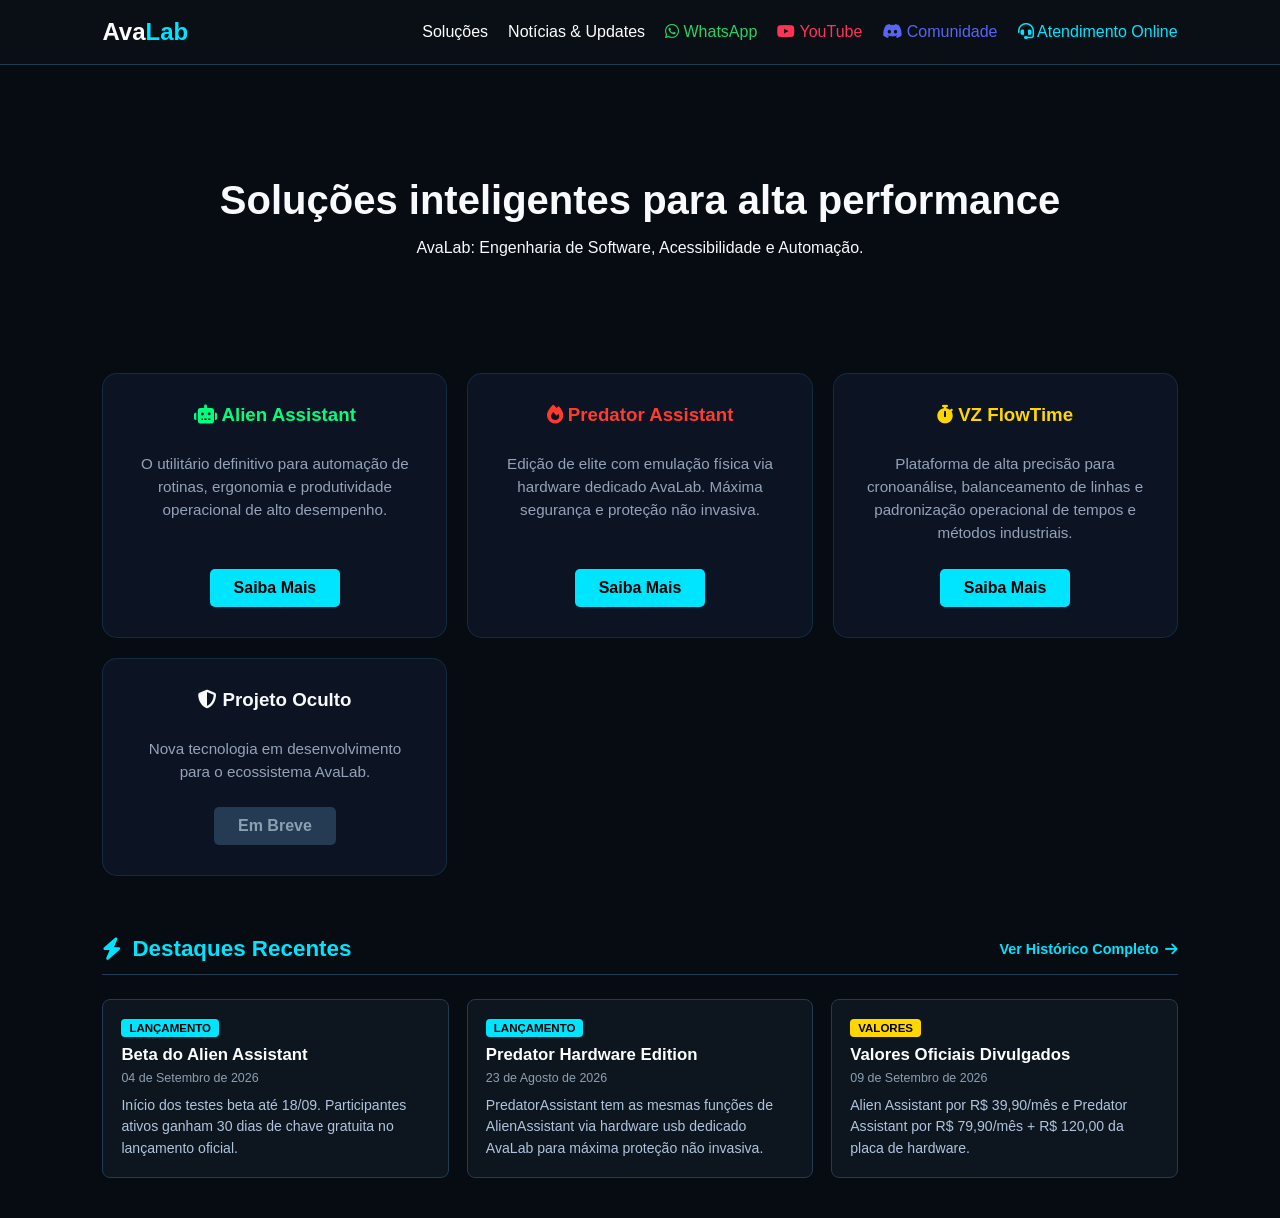
<file: index.html>
<!DOCTYPE html>
<html lang="pt-BR">
<head>
    <meta charset="UTF-8">
    <meta name="viewport" content="width=device-width, initial-scale=1.0">
    <title>AvaLab | Software & Inovação Tecnológica</title>

    <!-- ÍCONE NA ABA DO NAVEGADOR (.ICO) -->
    <link rel="icon" type="image/x-icon" href="favicon.ico">
    <link rel="shortcut icon" type="image/x-icon" href="favicon.ico">

    <!-- PRÉVIA DO LINK (WhatsApp, Discord, Redes Sociais) -->
    <meta property="og:site_name" content="AvaLab">
    <meta property="og:title" content="AvaLab | Software & Inovação Tecnológica">
    <meta property="og:description" content="Engenharia de Software, Acessibilidade e Automação de alta performance.">
    <meta property="og:url" content="https://avalab.work/">
    <meta property="og:image" content="https://avalab.work/favicon.ico">
    <meta property="og:type" content="website">
    <meta name="twitter:card" content="summary">

    <link rel="stylesheet" href="style.css">
    <link rel="stylesheet" href="https://cdnjs.cloudflare.com/ajax/libs/font-awesome/6.4.0/css/all.min.css">
    
    <style>
        /* Estilos do Menu Responsivo */
        header {
            display: flex;
            justify-content: space-between;
            align-items: center;
            padding: 18px 8%;
            background: rgba(10, 15, 22, 0.95);
            border-bottom: 1px solid #243b53;
            position: relative;
        }
        .nav-links {
            display: flex;
            align-items: center;
            gap: 20px;
        }
        .menu-toggle {
            display: none;
            background: none;
            border: none;
            color: #00e5ff;
            font-size: 1.5rem;
            cursor: pointer;
        }

        /* Responsividade para Celulares */
        @media (max-width: 768px) {
            .menu-toggle {
                display: block;
            }
            .nav-links {
                display: none;
                flex-direction: column;
                position: absolute;
                top: 100%;
                left: 0;
                width: 100%;
                background: rgba(10, 15, 22, 0.98);
                border-bottom: 1px solid #243b53;
                padding: 20px 0;
                gap: 16px;
                text-align: center;
                box-shadow: 0 10px 20px rgba(0,0,0,0.5);
                z-index: 1000;
            }
            .nav-links.active {
                display: flex;
            }
        }

        .highlights-section {
            padding: 40px 8%;
            max-width: 1100px;
            margin: auto;
            text-align: left;
        }
        .highlights-header {
            display: flex;
            align-items: center;
            justify-content: space-between;
            margin-bottom: 24px;
            border-bottom: 1px solid #243b53;
            padding-bottom: 12px;
        }
        .highlights-header h2 {
            margin: 0;
            color: #00e5ff;
            font-size: 1.4rem;
            display: flex;
            align-items: center;
            gap: 10px;
        }
        .btn-view-all {
            color: #00e5ff;
            text-decoration: none;
            font-size: 0.9rem;
            font-weight: bold;
            display: flex;
            align-items: center;
            gap: 6px;
            transition: color 0.2s;
        }
        .btn-view-all:hover {
            color: #00ff7f;
        }
        .highlights-grid {
            display: grid;
            grid-template-columns: repeat(auto-fit, minmax(300px, 1fr));
            gap: 18px;
        }
        .highlight-card {
            background: rgba(15, 23, 32, 0.85);
            border: 1px solid #243b53;
            border-radius: 8px;
            padding: 18px;
        }
        .badge {
            font-size: 0.72rem;
            font-weight: bold;
            padding: 3px 8px;
            border-radius: 4px;
            text-transform: uppercase;
            display: inline-block;
            margin-bottom: 8px;
        }
        .badge-update { background: #00ff7f; color: #000; }
        .badge-launch { background: #00e5ff; color: #000; }
        .badge-dev    { background: #ffd600; color: #000; }
        
        .highlight-card h4 {
            margin: 0 0 6px 0;
            color: #ffffff;
            font-size: 1.05rem;
        }
        .highlight-date {
            font-size: 0.78rem;
            color: #8da0b3;
            margin-bottom: 10px;
        }
        .highlight-card p {
            margin: 0;
            font-size: 0.88rem;
            color: #b0c4de;
            line-height: 1.5;
        }

        /* Classe para desativar botões sem quebrar estilos */
        .btn-disabled {
            background: #243b53 !important;
            color: #8da0b3 !important;
            cursor: not-allowed !important;
            pointer-events: none;
        }
    </style>
</head>
<body>
    <header>
        <div class="logo-text">Ava<span>Lab</span></div>
        <button class="menu-toggle" id="menuToggle" aria-label="Abrir Menu">
            <i class="fa-solid fa-bars"></i>
        </button>
        <nav class="nav-links" id="navLinks">
            <a href="#apps" style="color:white; text-decoration:none;">Soluções</a>
            <a href="updates.html" style="color:white; text-decoration:none;">Notícias & Updates</a>
            <!-- Botão do WhatsApp (verifique se necessita do 9º dígito: 5547988714125) -->
            <a href="https://wa.me/554788714125" target="_blank" rel="noopener noreferrer" style="color:#25D366; text-decoration:none;">
                <i class="fa-brands fa-whatsapp"></i> WhatsApp
            </a>
            <!-- Botão do YouTube -->
            <a href="https://www.youtube.com/@AvaLabSoft" target="_blank" rel="noopener noreferrer" style="color:#ff3355; text-decoration:none;">
                <i class="fa-brands fa-youtube"></i> YouTube
            </a>
            <!-- Botão do Discord -->
            <a href="https://discord.gg/MEAJnDCHj" target="_blank" rel="noopener noreferrer" style="color:#5865F2; text-decoration:none;">
                <i class="fa-brands fa-discord"></i> Comunidade
            </a>
            <!-- Atendimento Online -->
            <a href="javascript:void(0)" onclick="abrirSuporte();" style="color:var(--cyan-accent, #00e5ff); text-decoration:none; cursor:pointer;">
                <i class="fa-solid fa-headset"></i> Atendimento Online
            </a>
        </nav>
    </header>
    
    <section class="hero">
        <h1>Soluções inteligentes para alta performance</h1>
        <p>AvaLab: Engenharia de Software, Acessibilidade e Automação.</p>
    </section>

    <!-- Grade de Soluções -->
    <section id="apps" class="products-grid">
        <div class="card">
            <h3 style="color: #00ff7f;"><i class="fa-solid fa-robot"></i> Alien Assistant</h3>
            <p>O utilitário definitivo para automação de rotinas, ergonomia e produtividade operacional de alto desempenho.</p>
            <a href="alien.html" class="btn">Saiba Mais</a>
        </div>
        <div class="card">
            <h3 style="color: #ff3b30;"><i class="fa-solid fa-fire"></i> Predator Assistant</h3>
            <p>Edição de elite com emulação física via hardware dedicado AvaLab. Máxima segurança e proteção não invasiva.</p>
            <a href="predator.html" class="btn">Saiba Mais</a>
        </div>
        <div class="card">
            <h3 style="color: #ffd600;"><i class="fa-solid fa-stopwatch"></i> VZ FlowTime</h3>
            <p>Plataforma de alta precisão para cronoanálise, balanceamento de linhas e padronização operacional de tempos e métodos industriais.</p>
            <a href="vzflowtime.html" class="btn">Saiba Mais</a>
        </div>
        <div class="card">
            <h3><i class="fa-solid fa-shield-halved"></i> Projeto Oculto</h3>
            <p>Nova tecnologia em desenvolvimento para o ecossistema AvaLab.</p>
            <a href="javascript:void(0)" class="btn btn-disabled">Em Breve</a>
        </div>
    </section>

    <!-- Seção Destaques -->
    <section class="highlights-section">
        <div class="highlights-header">
            <h2><i class="fa-solid fa-bolt"></i> Destaques Recentes</h2>
            <a href="updates.html" class="btn-view-all">Ver Histórico Completo <i class="fa-solid fa-arrow-right"></i></a>
        </div>

        <div class="highlights-grid">
            <div class="highlight-card">
                <span class="badge badge-launch">Lançamento</span>
                <h4>Beta do Alien Assistant</h4>
                <div class="highlight-date">04 de Setembro de 2026</div>
                <p>Início dos testes beta até 18/09. Participantes ativos ganham 30 dias de chave gratuita no lançamento oficial.</p>
            </div>

            <div class="highlight-card">
                <span class="badge badge-launch">Lançamento</span>
                <h4>Predator Hardware Edition</h4>
                <div class="highlight-date">23 de Agosto de 2026</div>
                <p>PredatorAssistant tem as mesmas funções de AlienAssistant via hardware usb dedicado AvaLab para máxima proteção não invasiva.</p>
            </div>

            <div class="highlight-card">
                <span class="badge badge-dev">Valores</span>
                <h4>Valores Oficiais Divulgados</h4>
                <div class="highlight-date">09 de Setembro de 2026</div>
                <p>Alien Assistant por R$ 39,90/mês e Predator Assistant por R$ 79,90/mês + R$ 120,00 da placa de hardware.</p>
            </div>
        </div>
    </section>

    <!-- Script do Menu Mobile (Garante fechamento ao tocar/clicar fora ou em itens) -->
    <script>
        const navLinks = document.getElementById('navLinks');
        const menuToggle = document.getElementById('menuToggle');
        const headerEl = document.querySelector('header');

        function toggleMenu() {
            navLinks.classList.toggle('active');
        }

        function closeMenu() {
            navLinks.classList.remove('active');
        }

        // Alterna menu ao tocar/clicar no botão hambúrguer
        menuToggle.addEventListener('click', (e) => {
            e.stopPropagation();
            toggleMenu();
        });

        // Fecha o menu ao clicar em qualquer item da navegação
        navLinks.querySelectorAll('a').forEach(link => {
            link.addEventListener('click', () => {
                closeMenu();
            });
        });

        // Fecha o menu se houver clique ou toque fora do cabeçalho
        function handleOutsideClick(e) {
            if (navLinks.classList.contains('active') && !headerEl.contains(e.target)) {
                closeMenu();
            }
        }

        document.addEventListener('click', handleOutsideClick);
        document.addEventListener('touchstart', handleOutsideClick, { passive: true });
    </script>

    <!-- Start of Tawk.to Script -->
    <script type="text/javascript">
        var Tawk_API = Tawk_API || {}, Tawk_LoadStart = new Date();
        (function(){
            var s1 = document.createElement("script"), s0 = document.getElementsByTagName("script")[0];
            s1.async = true;
            s1.src = 'https://embed.tawk.to/6a8e80e77f08c0344498aca5/1k0uaf2bu';
            s1.charset = 'UTF-8';
            s1.setAttribute('crossorigin','*');
            s0.parentNode.insertBefore(s1, s0);
        })();

        function abrirSuporte() {
            if (typeof Tawk_API !== 'undefined' && Tawk_API.maximize) {
                Tawk_API.maximize();
            }
        }
    </script>
    <!-- End of Tawk.to Script -->
</body>
</html>
</file>
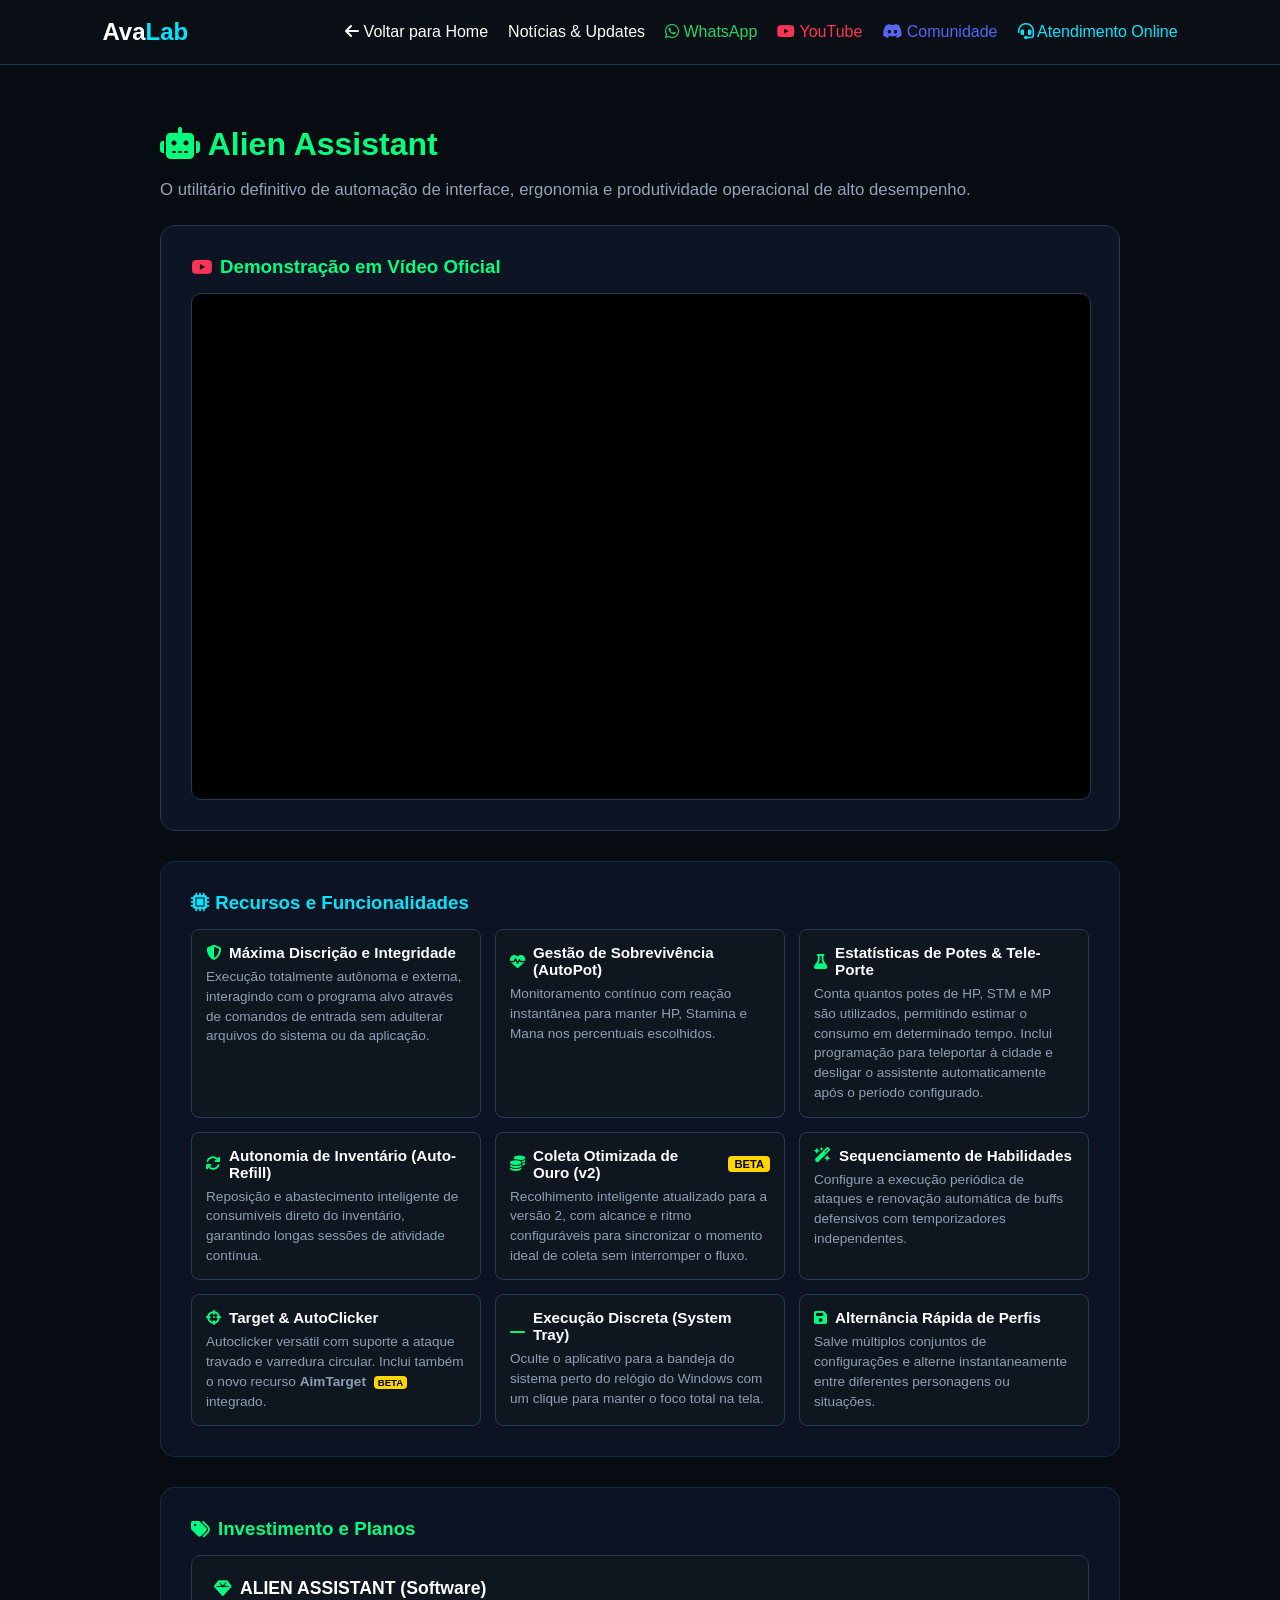
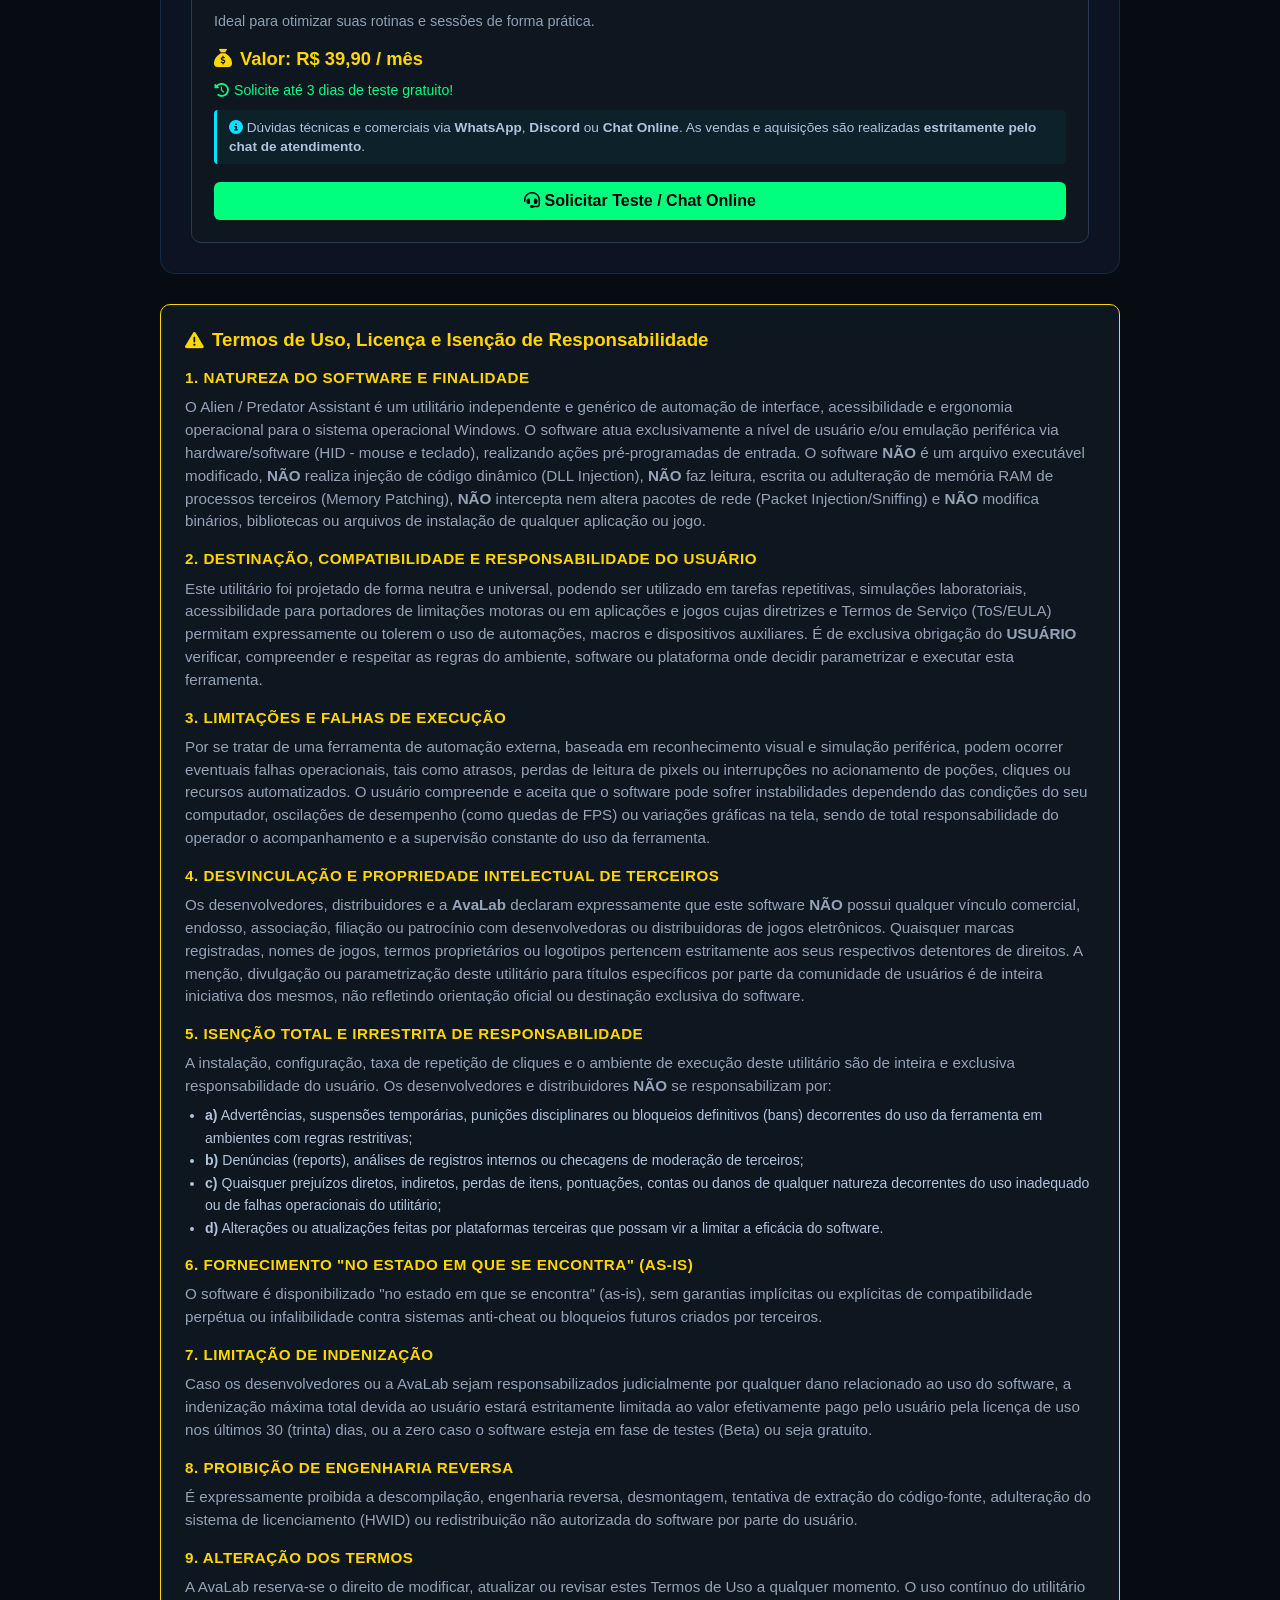
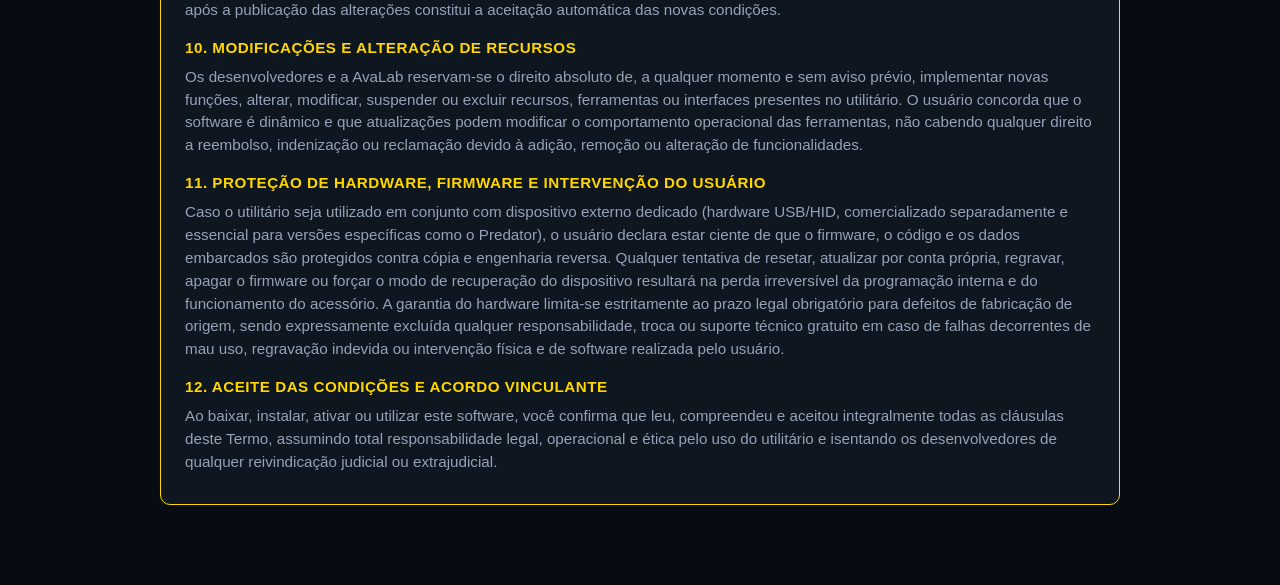
<file: alien.html>
<!DOCTYPE html>
<html lang="pt-BR">
<head>
    <meta charset="UTF-8">
    <meta name="viewport" content="width=device-width, initial-scale=1.0">
    <title>Alien Assistant | AvaLab</title>

    <link rel="icon" type="image/x-icon" href="favicon.ico">
    <link rel="shortcut icon" type="image/x-icon" href="favicon.ico">

    <meta property="og:site_name" content="AvaLab">
    <meta property="og:title" content="Alien Assistant | AvaLab">
    <meta property="og:description" content="O utilitário definitivo de automação de interface, ergonomia e produtividade operacional de alto desempenho.">
    <meta property="og:url" content="https://avalab.work/alien.html">
    <meta property="og:image" content="https://avalab.work/favicon.ico">
    <meta property="og:type" content="website">
    <meta name="twitter:card" content="summary">

    <link rel="stylesheet" href="style.css">
    <link rel="stylesheet" href="https://cdnjs.cloudflare.com/ajax/libs/font-awesome/6.4.0/css/all.min.css">
    <style>
        /* Estilos do Menu Responsivo */
        header {
            display: flex;
            justify-content: space-between;
            align-items: center;
            padding: 18px 8%;
            background: rgba(10, 15, 22, 0.95);
            border-bottom: 1px solid #243b53;
            position: relative;
        }
        .nav-links {
            display: flex;
            align-items: center;
            gap: 20px;
        }
        .menu-toggle {
            display: none;
            background: none;
            border: none;
            color: #00e5ff;
            font-size: 1.5rem;
            cursor: pointer;
        }

        /* Responsividade para Celulares */
        @media (max-width: 768px) {
            .menu-toggle {
                display: block;
            }
            .nav-links {
                display: none;
                flex-direction: column;
                position: absolute;
                top: 100%;
                left: 0;
                width: 100%;
                background: rgba(10, 15, 22, 0.98);
                border-bottom: 1px solid #243b53;
                padding: 20px 0;
                gap: 16px;
                text-align: center;
                box-shadow: 0 10px 20px rgba(0,0,0,0.5);
                z-index: 1000;
            }
            .nav-links.active {
                display: flex;
            }
        }

        .pricing-card {
            background: rgba(15, 23, 32, 0.7);
            border: 1px solid #243b53;
            border-radius: 10px;
            padding: 22px;
            text-align: left;
            display: flex;
            flex-direction: column;
            gap: 12px;
        }
        .pricing-card .title {
            color: #ffffff;
            font-size: 1.1rem;
            font-weight: bold;
            display: flex;
            align-items: center;
            gap: 8px;
        }
        .pricing-card .desc {
            color: #8da0b3;
            font-size: 0.9rem;
            line-height: 1.45;
        }
        .pricing-card .price {
            color: #ffd600;
            font-size: 1.15rem;
            font-weight: bold;
            display: flex;
            align-items: center;
            gap: 8px;
            margin-top: 4px;
        }
        .pricing-card .info-note {
            color: #00ff7f;
            font-size: 0.88rem;
            font-weight: 500;
            display: flex;
            align-items: center;
            gap: 6px;
        }
        .pricing-card .sales-rule {
            color: #b0c4de;
            font-size: 0.85rem;
            background: rgba(0, 229, 255, 0.05);
            border-left: 3px solid #00e5ff;
            padding: 8px 12px;
            border-radius: 4px;
            line-height: 1.4;
        }
        .btn-adquirir {
            display: inline-block;
            background: #00ff7f;
            color: #000000;
            padding: 10px 20px;
            border-radius: 6px;
            text-decoration: none;
            font-weight: bold;
            text-align: center;
            transition: background 0.2s;
            margin-top: 6px;
        }
        .btn-adquirir:hover {
            background: #00cc66;
        }
        .terms-container {
            text-align: left;
            font-size: 0.88rem;
            color: #b0c4de;
            line-height: 1.6;
            margin-top: 15px;
        }
        .terms-container h4 {
            color: #ffd600;
            margin: 14px 0 4px 0;
            font-size: 0.95rem;
            text-transform: uppercase;
            letter-spacing: 0.5px;
        }
        .terms-container ul {
            padding-left: 20px;
            margin: 6px 0;
        }
        .terms-container p {
            margin: 6px 0;
        }
        .feature-grid {
            display: grid;
            grid-template-columns: repeat(auto-fit, minmax(260px, 1fr));
            gap: 14px;
            margin-top: 15px;
        }
        .feature-item {
            background: rgba(15, 23, 32, 0.7);
            border: 1px solid #243b53;
            border-radius: 8px;
            padding: 14px;
            display: flex;
            flex-direction: column;
            gap: 6px;
        }
        .feature-item .title {
            display: flex;
            align-items: center;
            gap: 8px;
            color: #ffffff;
            font-weight: bold;
            font-size: 0.95rem;
        }
        .feature-item .title i {
            color: #00ff7f;
        }
        .feature-item .desc {
            font-size: 0.85rem;
            color: #8da0b3;
            line-height: 1.45;
        }
        .badge-beta {
            background: #ffd600;
            color: #000;
            font-size: 0.7rem;
            font-weight: 800;
            padding: 2px 6px;
            border-radius: 4px;
            margin-left: 4px;
        }
    </style>
</head>
<body>

    <header>
        <div class="logo-text">Ava<span>Lab</span></div>
        <button class="menu-toggle" id="menuToggle" aria-label="Abrir Menu">
            <i class="fa-solid fa-bars"></i>
        </button>
        <nav class="nav-links" id="navLinks">
            <a href="index.html" style="color:white; text-decoration:none;"><i class="fa-solid fa-arrow-left"></i> Voltar para Home</a>
            <a href="updates.html" style="color:white; text-decoration:none;">Notícias & Updates</a>
            <a href="https://wa.me/554788714125" target="_blank" rel="noopener noreferrer" style="color:#25D366; text-decoration:none;">
                <i class="fa-brands fa-whatsapp"></i> WhatsApp
            </a>
            <a href="https://www.youtube.com/@AvaLabSoft" target="_blank" rel="noopener noreferrer" style="color:#ff3355; text-decoration:none;">
                <i class="fa-brands fa-youtube"></i> YouTube
            </a>
            <a href="https://discord.gg/MEAJnDCHj" target="_blank" rel="noopener noreferrer" style="color:#5865F2; text-decoration:none;">
                <i class="fa-brands fa-discord"></i> Comunidade
            </a>
            <a href="javascript:void(0)" onclick="abrirSuporte();" style="color:var(--cyan-accent, #00e5ff); text-decoration:none; cursor:pointer;">
                <i class="fa-solid fa-headset"></i> Atendimento Online
            </a>
        </nav>
    </header>

    <main style="padding: 40px 8%; max-width: 960px; margin: auto;">
        <h1 style="color: #00ff7f; margin-bottom: 6px;"><i class="fa-solid fa-robot"></i> Alien Assistant</h1>
        <p style="color: var(--text-muted, #8da0b3); margin-bottom: 25px; font-size: 1.05rem;">
            O utilitário definitivo de automação de interface, ergonomia e produtividade operacional de alto desempenho.
        </p>

        <section class="card" style="margin-bottom: 30px; border-color: #243b53;">
            <h3 style="display: flex; align-items: center; gap: 8px; color: #00ff7f;"><i class="fa-brands fa-youtube" style="color: #ff3355;"></i> Demonstração em Vídeo Oficial</h3>
            <div style="aspect-ratio: 16/9; background: #000; margin-top: 15px; display: flex; align-items: center; justify-content: center; border-radius: 10px; overflow: hidden; border: 1px solid #243b53;">
                <iframe width="100%" height="100%" src="https://www.youtube.com/embed/Ux8FqEgmXVA" title="Alien Assistant Tutorial" frameborder="0" allow="accelerometer; autoplay; clipboard-write; encrypted-media; gyroscope; picture-in-picture; web-share" referrerpolicy="strict-origin-when-cross-origin" allowfullscreen></iframe>
            </div>
        </section>

        <section class="card" style="margin-bottom: 30px; text-align: left;">
            <h3 style="color: #00e5ff;"><i class="fa-solid fa-microchip"></i> Recursos e Funcionalidades</h3>
            
            <div class="feature-grid">
                <div class="feature-item">
                    <div class="title"><i class="fa-solid fa-shield-halved"></i> Máxima Discrição e Integridade</div>
                    <div class="desc">Execução totalmente autônoma e externa, interagindo com o programa alvo através de comandos de entrada sem adulterar arquivos do sistema ou da aplicação.</div>
                </div>

                <div class="feature-item">
                    <div class="title"><i class="fa-solid fa-heart-pulse"></i> Gestão de Sobrevivência (AutoPot)</div>
                    <div class="desc">Monitoramento contínuo com reação instantânea para manter HP, Stamina e Mana nos percentuais escolhidos.</div>
                </div>

                <div class="feature-item">
                    <div class="title"><i class="fa-solid fa-flask"></i> Estatísticas de Potes & Tele-Porte</div>
                    <div class="desc">Conta quantos potes de HP, STM e MP são utilizados, permitindo estimar o consumo em determinado tempo. Inclui programação para teleportar à cidade e desligar o assistente automaticamente após o período configurado.</div>
                </div>

                <div class="feature-item">
                    <div class="title"><i class="fa-solid fa-arrows-rotate"></i> Autonomia de Inventário (Auto-Refill)</div>
                    <div class="desc">Reposição e abastecimento inteligente de consumíveis direto do inventário, garantindo longas sessões de atividade contínua.</div>
                </div>

                <div class="feature-item">
                    <div class="title"><i class="fa-solid fa-coins"></i> Coleta Otimizada de Ouro (v2) <span class="badge-beta">BETA</span></div>
                    <div class="desc">Recolhimento inteligente atualizado para a versão 2, com alcance e ritmo configuráveis para sincronizar o momento ideal de coleta sem interromper o fluxo.</div>
                </div>

                <div class="feature-item">
                    <div class="title"><i class="fa-solid fa-wand-magic-sparkles"></i> Sequenciamento de Habilidades</div>
                    <div class="desc">Configure a execução periódica de ataques e renovação automática de buffs defensivos com temporizadores independentes.</div>
                </div>

                <div class="feature-item">
                    <div class="title"><i class="fa-solid fa-crosshairs"></i> Target & AutoClicker</div>
                    <div class="desc">Autoclicker versátil com suporte a ataque travado e varredura circular. Inclui também o novo recurso <strong>AimTarget</strong> <span class="badge-beta" style="font-size: 0.6rem; padding: 1px 4px;">BETA</span> integrado.</div>
                </div>

                <div class="feature-item">
                    <div class="title"><i class="fa-solid fa-window-minimize"></i> Execução Discreta (System Tray)</div>
                    <div class="desc">Oculte o aplicativo para a bandeja do sistema perto do relógio do Windows com um clique para manter o foco total na tela.</div>
                </div>

                <div class="feature-item">
                    <div class="title"><i class="fa-solid fa-floppy-disk"></i> Alternância Rápida de Perfis</div>
                    <div class="desc">Salve múltiplos conjuntos de configurações e alterne instantaneamente entre diferentes personagens ou situações.</div>
                </div>
            </div>
        </section>

        <!-- Seção de Valores / Planos com 3 dias de teste e diretrizes de suporte/vendas -->
        <section class="card" style="margin-bottom: 30px; text-align: left;">
            <h3 style="color: #00ff7f; display: flex; align-items: center; gap: 8px;">
                <i class="fa-solid fa-tags"></i> Investimento e Planos
            </h3>
            
            <div style="margin-top: 15px;">
                <div class="pricing-card">
                    <div class="title">
                        <i class="fa-solid fa-gem" style="color: #00ff7f;"></i> ALIEN ASSISTANT (Software)
                    </div>
                    <div class="desc">
                        Ideal para otimizar suas rotinas e sessões de forma prática.
                    </div>
                    <div class="price">
                        <i class="fa-solid fa-sack-dollar"></i> Valor: R$ 39,90 / mês
                    </div>
                    <div class="info-note">
                        <i class="fa-solid fa-clock-rotate-left"></i> Solicite até 3 dias de teste gratuito!
                    </div>
                    <div class="sales-rule">
                        <i class="fa-solid fa-circle-info" style="color: #00e5ff;"></i> Dúvidas técnicas e comerciais via <strong>WhatsApp</strong>, <strong>Discord</strong> ou <strong>Chat Online</strong>. As vendas e aquisições são realizadas <strong>estritamente pelo chat de atendimento</strong>.
                    </div>
                    <a href="javascript:void(0)" onclick="abrirSuporte()" class="btn-adquirir">
                        <i class="fa-solid fa-headset"></i> Solicitar Teste / Chat Online
                    </a>
                </div>
            </div>
        </section>

        <section class="card" style="background: rgba(15, 23, 32, 0.95); border: 1px solid #ffd600; padding: 24px; border-radius: 10px; margin-bottom: 40px;">
            <h3 style="color: #ffd600; display: flex; align-items: center; gap: 8px;">
                <i class="fa-solid fa-triangle-exclamation"></i> Termos de Uso, Licença e Isenção de Responsabilidade
            </h3>
            
            <div class="terms-container">
                <h4>1. Natureza do Software e Finalidade</h4>
                <p>O Alien / Predator Assistant é um utilitário independente e genérico de automação de interface, acessibilidade e ergonomia operacional para o sistema operacional Windows. O software atua exclusivamente a nível de usuário e/ou emulação periférica via hardware/software (HID - mouse e teclado), realizando ações pré-programadas de entrada. O software <strong>NÃO</strong> é um arquivo executável modificado, <strong>NÃO</strong> realiza injeção de código dinâmico (DLL Injection), <strong>NÃO</strong> faz leitura, escrita ou adulteração de memória RAM de processos terceiros (Memory Patching), <strong>NÃO</strong> intercepta nem altera pacotes de rede (Packet Injection/Sniffing) e <strong>NÃO</strong> modifica binários, bibliotecas ou arquivos de instalação de qualquer aplicação ou jogo.</p>

                <h4>2. Destinação, Compatibilidade e Responsabilidade do Usuário</h4>
                <p>Este utilitário foi projetado de forma neutra e universal, podendo ser utilizado em tarefas repetitivas, simulações laboratoriais, acessibilidade para portadores de limitações motoras ou em aplicações e jogos cujas diretrizes e Termos de Serviço (ToS/EULA) permitam expressamente ou tolerem o uso de automações, macros e dispositivos auxiliares. É de exclusiva obrigação do <strong>USUÁRIO</strong> verificar, compreender e respeitar as regras do ambiente, software ou plataforma onde decidir parametrizar e executar esta ferramenta.</p>

                <h4>3. Limitações e Falhas de Execução</h4>
                <p>Por se tratar de uma ferramenta de automação externa, baseada em reconhecimento visual e simulação periférica, podem ocorrer eventuais falhas operacionais, tais como atrasos, perdas de leitura de pixels ou interrupções no acionamento de poções, cliques ou recursos automatizados. O usuário compreende e aceita que o software pode sofrer instabilidades dependendo das condições do seu computador, oscilações de desempenho (como quedas de FPS) ou variações gráficas na tela, sendo de total responsabilidade do operador o acompanhamento e a supervisão constante do uso da ferramenta.</p>

                <h4>4. Desvinculação e Propriedade Intelectual de Terceiros</h4>
                <p>Os desenvolvedores, distribuidores e a <strong>AvaLab</strong> declaram expressamente que este software <strong>NÃO</strong> possui qualquer vínculo comercial, endosso, associação, filiação ou patrocínio com desenvolvedoras ou distribuidoras de jogos eletrônicos. Quaisquer marcas registradas, nomes de jogos, termos proprietários ou logotipos pertencem estritamente aos seus respectivos detentores de direitos. A menção, divulgação ou parametrização deste utilitário para títulos específicos por parte da comunidade de usuários é de inteira iniciativa dos mesmos, não refletindo orientação oficial ou destinação exclusiva do software.</p>

                <h4>5. Isenção Total e Irrestrita de Responsabilidade</h4>
                <p>A instalação, configuração, taxa de repetição de cliques e o ambiente de execução deste utilitário são de inteira e exclusiva responsabilidade do usuário. Os desenvolvedores e distribuidores <strong>NÃO</strong> se responsabilizam por:</p>
                <ul>
                    <li><strong>a)</strong> Advertências, suspensões temporárias, punições disciplinares ou bloqueios definitivos (bans) decorrentes do uso da ferramenta em ambientes com regras restritivas;</li>
                    <li><strong>b)</strong> Denúncias (reports), análises de registros internos ou checagens de moderação de terceiros;</li>
                    <li><strong>c)</strong> Quaisquer prejuízos diretos, indiretos, perdas de itens, pontuações, contas ou danos de qualquer natureza decorrentes do uso inadequado ou de falhas operacionais do utilitário;</li>
                    <li><strong>d)</strong> Alterações ou atualizações feitas por plataformas terceiras que possam vir a limitar a eficácia do software.</li>
                </ul>

                <h4>6. Fornecimento "No Estado em que se Encontra" (As-Is)</h4>
                <p>O software é disponibilizado "no estado em que se encontra" (as-is), sem garantias implícitas ou explícitas de compatibilidade perpétua ou infalibilidade contra sistemas anti-cheat ou bloqueios futuros criados por terceiros.</p>

                <h4>7. Limitação de Indenização</h4>
                <p>Caso os desenvolvedores ou a AvaLab sejam responsabilizados judicialmente por qualquer dano relacionado ao uso do software, a indenização máxima total devida ao usuário estará estritamente limitada ao valor efetivamente pago pelo usuário pela licença de uso nos últimos 30 (trinta) dias, ou a zero caso o software esteja em fase de testes (Beta) ou seja gratuito.</p>

                <h4>8. Proibição de Engenharia Reversa</h4>
                <p>É expressamente proibida a descompilação, engenharia reversa, desmontagem, tentativa de extração do código-fonte, adulteração do sistema de licenciamento (HWID) ou redistribuição não autorizada do software por parte do usuário.</p>

                <h4>9. Alteração dos Termos</h4>
                <p>A AvaLab reserva-se o direito de modificar, atualizar ou revisar estes Termos de Uso a qualquer momento. O uso contínuo do utilitário após a publicação das alterações constitui a aceitação automática das novas condições.</p>

                <h4>10. Modificações e Alteração de Recursos</h4>
                <p>Os desenvolvedores e a AvaLab reservam-se o direito absoluto de, a qualquer momento e sem aviso prévio, implementar novas funções, alterar, modificar, suspender ou excluir recursos, ferramentas ou interfaces presentes no utilitário. O usuário concorda que o software é dinâmico e que atualizações podem modificar o comportamento operacional das ferramentas, não cabendo qualquer direito a reembolso, indenização ou reclamação devido à adição, remoção ou alteração de funcionalidades.</p>

                <h4>11. Proteção de Hardware, Firmware e Intervenção do Usuário</h4>
                <p>Caso o utilitário seja utilizado em conjunto com dispositivo externo dedicado (hardware USB/HID, comercializado separadamente e essencial para versões específicas como o Predator), o usuário declara estar ciente de que o firmware, o código e os dados embarcados são protegidos contra cópia e engenharia reversa. Qualquer tentativa de resetar, atualizar por conta própria, regravar, apagar o firmware ou forçar o modo de recuperação do dispositivo resultará na perda irreversível da programação interna e do funcionamento do acessório. A garantia do hardware limita-se estritamente ao prazo legal obrigatório para defeitos de fabricação de origem, sendo expressamente excluída qualquer responsabilidade, troca ou suporte técnico gratuito em caso de falhas decorrentes de mau uso, regravação indevida ou intervenção física e de software realizada pelo usuário.</p>

                <h4>12. Aceite das Condições e Acordo Vinculante</h4>
                <p>Ao baixar, instalar, ativar ou utilizar este software, você confirma que leu, compreendeu e aceitou integralmente todas as cláusulas deste Termo, assumindo total responsabilidade legal, operacional e ética pelo uso do utilitário e isentando os desenvolvedores de qualquer reivindicação judicial ou extrajudicial.</p>
            </div>
        </section>
    </main>

    <!-- Script do Menu Mobile (com clique-fora e suporte touch) -->
    <script>
        const navLinks = document.getElementById('navLinks');
        const menuToggle = document.getElementById('menuToggle');
        const headerEl = document.querySelector('header');

        function toggleMenu() {
            navLinks.classList.toggle('active');
        }

        function closeMenu() {
            navLinks.classList.remove('active');
        }

        menuToggle.addEventListener('click', (e) => {
            e.stopPropagation();
            toggleMenu();
        });

        navLinks.querySelectorAll('a').forEach(link => {
            link.addEventListener('click', () => {
                closeMenu();
            });
        });

        function handleOutsideClick(e) {
            if (navLinks.classList.contains('active') && !headerEl.contains(e.target)) {
                closeMenu();
            }
        }

        document.addEventListener('click', handleOutsideClick);
        document.addEventListener('touchstart', handleOutsideClick, { passive: true });
    </script>

    <!--Start of Tawk.to Script-->
    <script type="text/javascript">
        var Tawk_API=Tawk_API||{}, Tawk_LoadStart=new Date();
        (function(){
            var s1=document.createElement("script"),s0=document.getElementsByTagName("script")[0];
            s1.async=true;
            s1.src='https://embed.tawk.to/6a8e80e77f08c0344498aca5/1k0uaf2bu';
            s1.charset='UTF-8';
            s1.setAttribute('crossorigin','*');
            s0.parentNode.insertBefore(s1,s0);
        })();

        // Gatilho do botão de atendimento
        function abrirSuporte() {
            if (typeof Tawk_API !== 'undefined' && Tawk_API.maximize) {
                Tawk_API.maximize();
            }
        }
    </script>
    <!--End of Tawk.to Script-->
</body>
</html>
</file>
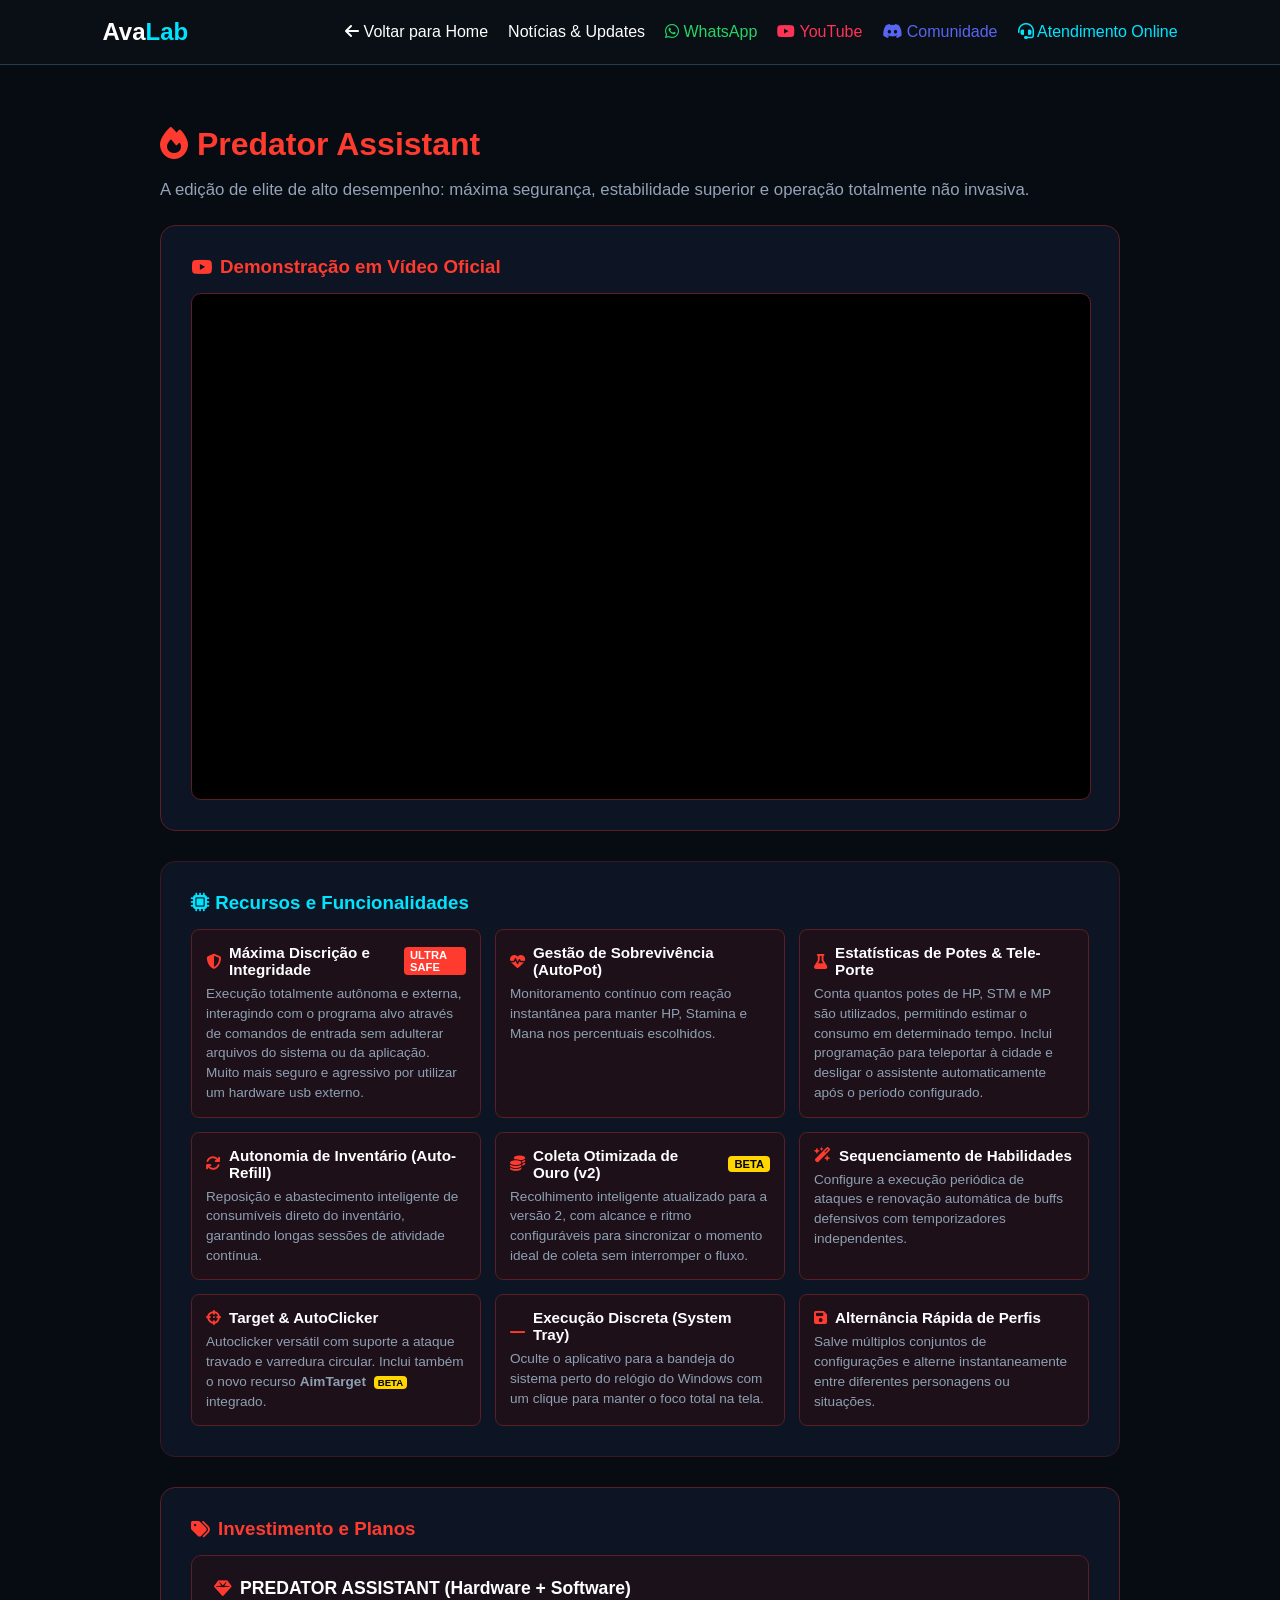
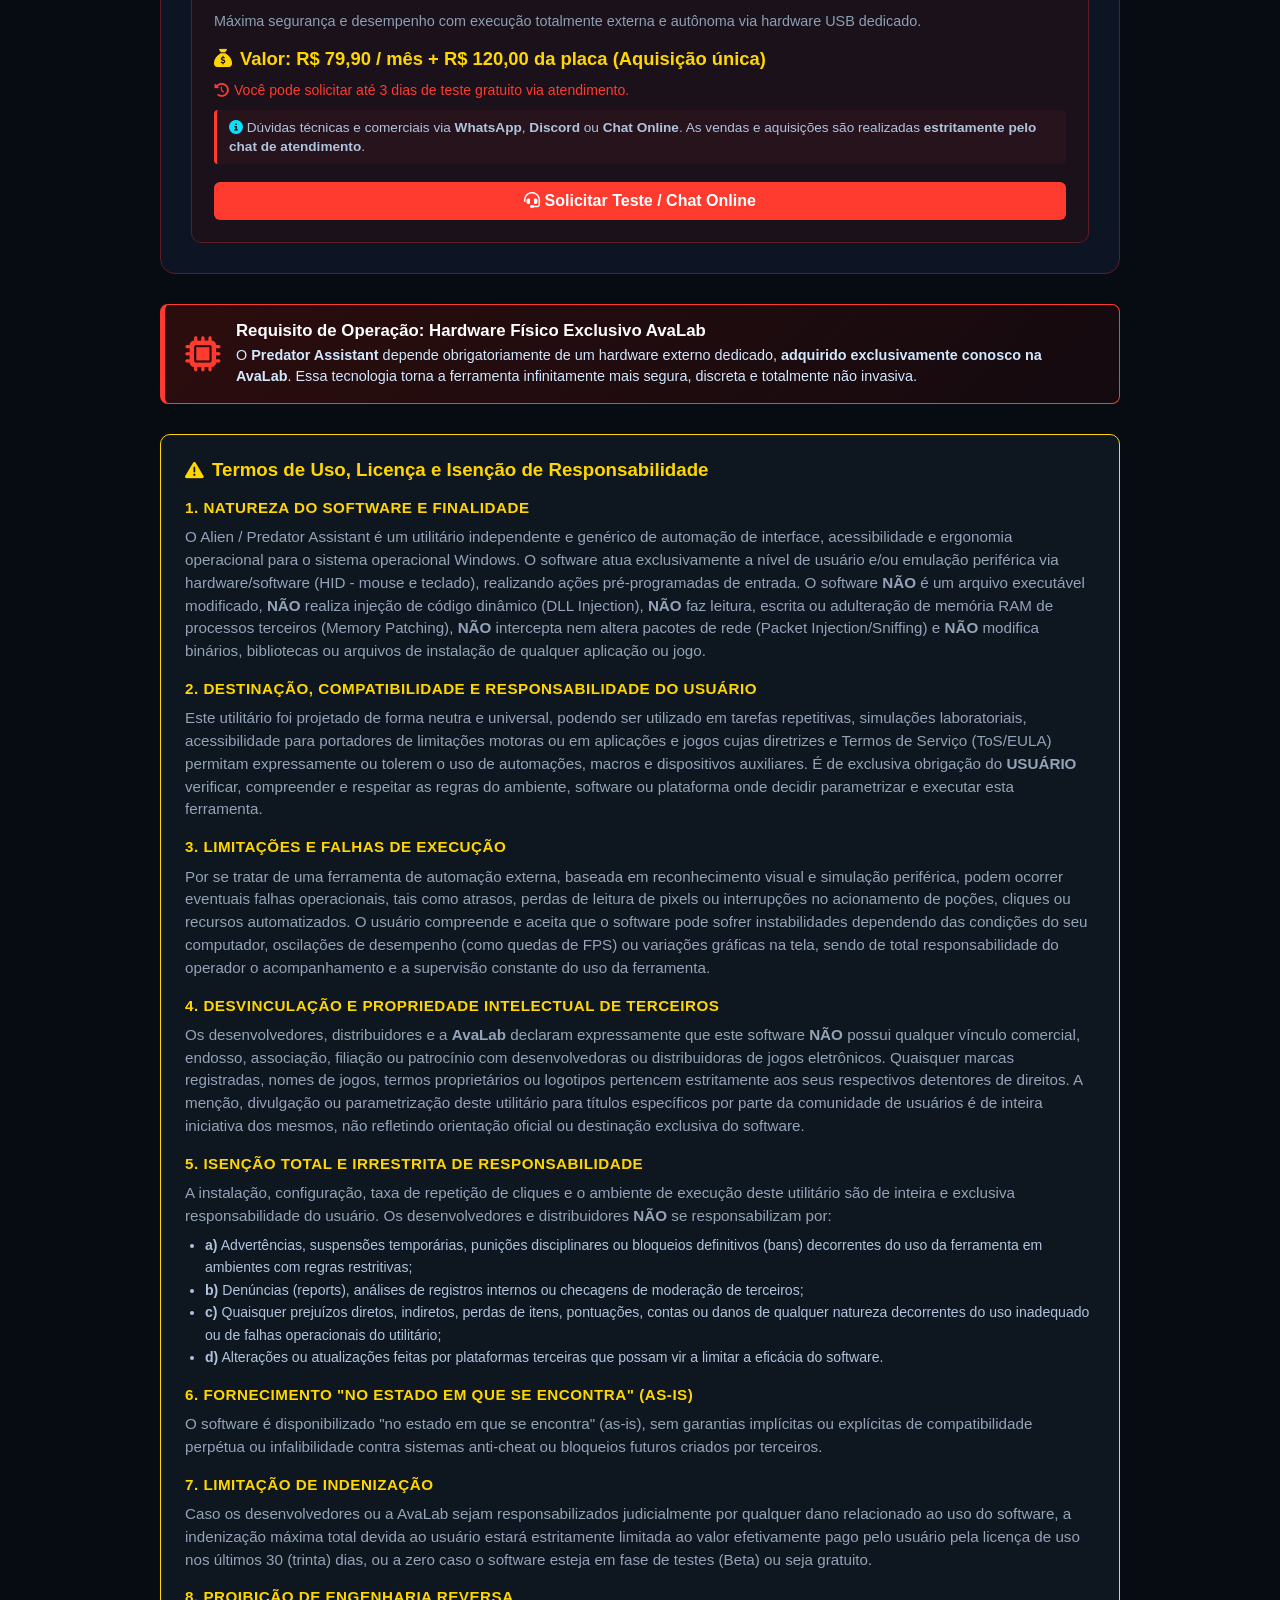
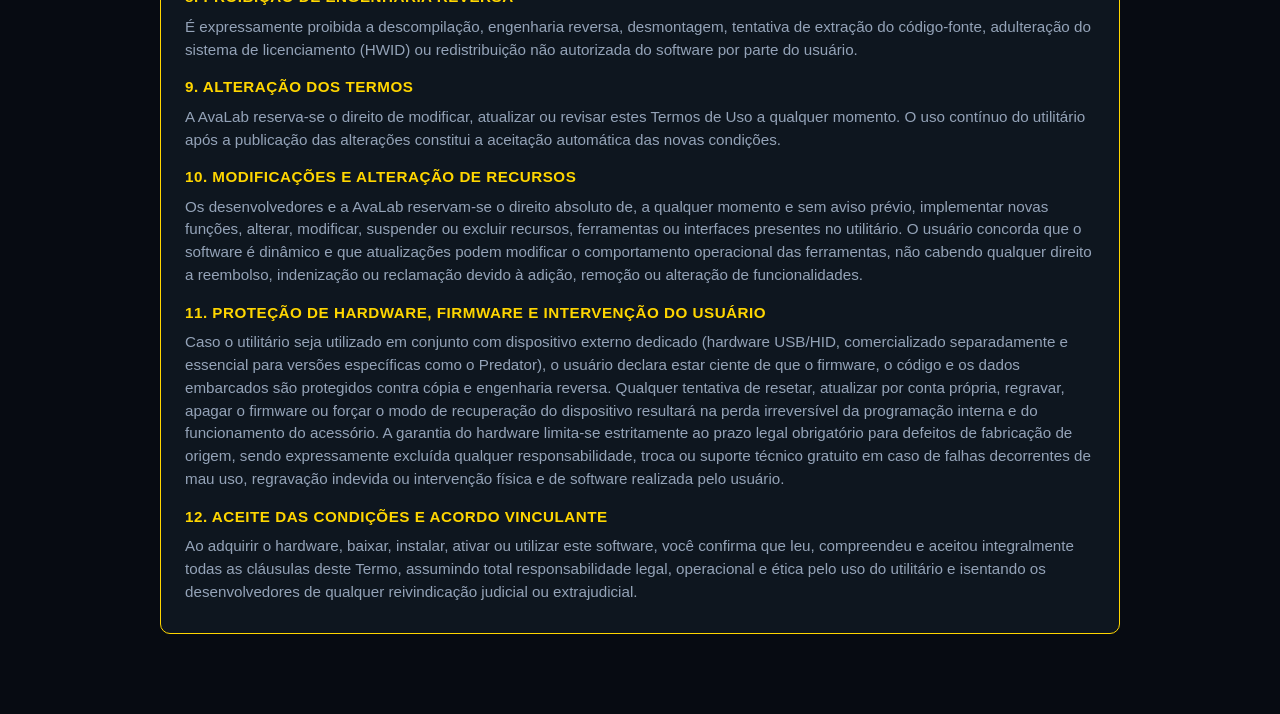
<file: predator.html>
<!DOCTYPE html>
<html lang="pt-BR">
<head>
    <meta charset="UTF-8">
    <meta name="viewport" content="width=device-width, initial-scale=1.0">
    <title>Predator Assistant | AvaLab</title>

    <link rel="icon" type="image/x-icon" href="favicon.ico">
    <link rel="shortcut icon" type="image/x-icon" href="favicon.ico">

    <meta property="og:site_name" content="AvaLab">
    <meta property="og:title" content="Predator Assistant | AvaLab">
    <meta property="og:description" content="A edição de elite de alto desempenho: máxima segurança, estabilidade superior e operação totalmente não invasiva via hardware dedicado.">
    <meta property="og:url" content="https://avalab.work/predator.html">
    <meta property="og:image" content="https://avalab.work/favicon.ico">
    <meta property="og:type" content="website">
    <meta name="twitter:card" content="summary">

    <link rel="stylesheet" href="style.css">
    <link rel="stylesheet" href="https://cdnjs.cloudflare.com/ajax/libs/font-awesome/6.4.0/css/all.min.css">
    <style>
        /* Estilos do Menu Responsivo */
        header {
            display: flex;
            justify-content: space-between;
            align-items: center;
            padding: 18px 8%;
            background: rgba(10, 15, 22, 0.95);
            border-bottom: 1px solid #243b53;
            position: relative;
        }
        .nav-links {
            display: flex;
            align-items: center;
            gap: 20px;
        }
        .menu-toggle {
            display: none;
            background: none;
            border: none;
            color: #00e5ff;
            font-size: 1.5rem;
            cursor: pointer;
        }

        /* Responsividade para Celulares */
        @media (max-width: 768px) {
            .menu-toggle {
                display: block;
            }
            .nav-links {
                display: none;
                flex-direction: column;
                position: absolute;
                top: 100%;
                left: 0;
                width: 100%;
                background: rgba(10, 15, 22, 0.98);
                border-bottom: 1px solid #243b53;
                padding: 20px 0;
                gap: 16px;
                text-align: center;
                box-shadow: 0 10px 20px rgba(0,0,0,0.5);
                z-index: 1000;
            }
            .nav-links.active {
                display: flex;
            }
        }

        .hardware-callout {
            background: linear-gradient(135deg, rgba(46, 13, 13, 0.95), rgba(20, 10, 15, 0.95));
            border: 1px solid #ff3b30;
            border-left: 5px solid #ff3b30;
            border-radius: 8px;
            padding: 16px 20px;
            margin-bottom: 30px;
            display: flex;
            align-items: center;
            gap: 16px;
            text-align: left;
        }
        .hardware-callout i {
            font-size: 2.2rem;
            color: #ff3b30;
        }
        .hardware-callout .text h4 {
            color: #ffffff;
            margin: 0 0 4px 0;
            font-size: 1.05rem;
        }
        .hardware-callout .text p {
            margin: 0;
            color: #d1e8ff;
            font-size: 0.9rem;
            line-height: 1.45;
        }
        .pricing-card {
            background: rgba(46, 13, 13, 0.4);
            border: 1px solid #5c1d24;
            border-radius: 10px;
            padding: 22px;
            text-align: left;
            display: flex;
            flex-direction: column;
            gap: 12px;
        }
        .pricing-card .title {
            color: #ffffff;
            font-size: 1.1rem;
            font-weight: bold;
            display: flex;
            align-items: center;
            gap: 8px;
        }
        .pricing-card .desc {
            color: #8da0b3;
            font-size: 0.9rem;
            line-height: 1.45;
        }
        .pricing-card .price {
            color: #ffd600;
            font-size: 1.15rem;
            font-weight: bold;
            display: flex;
            align-items: center;
            gap: 8px;
            margin-top: 4px;
        }
        .pricing-card .info-note {
            color: #ff3b30;
            font-size: 0.88rem;
            font-weight: 500;
            display: flex;
            align-items: center;
            gap: 6px;
        }
        .pricing-card .sales-rule {
            color: #b0c4de;
            font-size: 0.85rem;
            background: rgba(255, 59, 48, 0.05);
            border-left: 3px solid #ff3b30;
            padding: 8px 12px;
            border-radius: 4px;
            line-height: 1.4;
        }
        .btn-adquirir {
            display: inline-block;
            background: #ff3b30;
            color: #ffffff;
            padding: 10px 20px;
            border-radius: 6px;
            text-decoration: none;
            font-weight: bold;
            text-align: center;
            transition: background 0.2s;
            margin-top: 6px;
        }
        .btn-adquirir:hover {
            background: #e03228;
        }
        .terms-container {
            text-align: left;
            font-size: 0.88rem;
            color: #b0c4de;
            line-height: 1.6;
            margin-top: 15px;
        }
        .terms-container h4 {
            color: #ffd600;
            margin: 14px 0 4px 0;
            font-size: 0.95rem;
            text-transform: uppercase;
            letter-spacing: 0.5px;
        }
        .terms-container ul {
            padding-left: 20px;
            margin: 6px 0;
        }
        .terms-container p {
            margin: 6px 0;
        }
        .feature-grid {
            display: grid;
            grid-template-columns: repeat(auto-fit, minmax(260px, 1fr));
            gap: 14px;
            margin-top: 15px;
        }
        .feature-item {
            background: rgba(46, 13, 13, 0.5);
            border: 1px solid #5c1d24;
            border-radius: 8px;
            padding: 14px;
            display: flex;
            flex-direction: column;
            gap: 6px;
        }
        .feature-item .title {
            display: flex;
            align-items: center;
            gap: 8px;
            color: #ffffff;
            font-weight: bold;
            font-size: 0.95rem;
        }
        .feature-item .title i {
            color: #ff3b30;
        }
        .feature-item .desc {
            font-size: 0.85rem;
            color: #8da0b3;
            line-height: 1.45;
        }
        .badge-beta {
            background: #ffd600;
            color: #000;
            font-size: 0.7rem;
            font-weight: 800;
            padding: 2px 6px;
            border-radius: 4px;
            margin-left: 4px;
        }
        .badge-elite {
            background: #ff3b30;
            color: #fff;
            font-size: 0.7rem;
            font-weight: 800;
            padding: 2px 6px;
            border-radius: 4px;
            margin-left: 4px;
        }
    </style>
</head>
<body>

    <header>
        <div class="logo-text">Ava<span>Lab</span></div>
        <button class="menu-toggle" id="menuToggle" aria-label="Abrir Menu">
            <i class="fa-solid fa-bars"></i>
        </button>
        <nav class="nav-links" id="navLinks">
            <a href="index.html" style="color:white; text-decoration:none;"><i class="fa-solid fa-arrow-left"></i> Voltar para Home</a>
            <a href="updates.html" style="color:white; text-decoration:none;">Notícias & Updates</a>
            <a href="https://wa.me/554788714125" target="_blank" rel="noopener noreferrer" style="color:#25D366; text-decoration:none;">
                <i class="fa-brands fa-whatsapp"></i> WhatsApp
            </a>
            <a href="https://www.youtube.com/@AvaLabSoft" target="_blank" rel="noopener noreferrer" style="color:#ff3355; text-decoration:none;">
                <i class="fa-brands fa-youtube"></i> YouTube
            </a>
            <a href="https://discord.gg/MEAJnDCHj" target="_blank" rel="noopener noreferrer" style="color:#5865F2; text-decoration:none;">
                <i class="fa-brands fa-discord"></i> Comunidade
            </a>
            <a href="javascript:void(0)" onclick="abrirSuporte();" style="color:var(--cyan-accent, #00e5ff); text-decoration:none; cursor:pointer;">
                <i class="fa-solid fa-headset"></i> Atendimento Online
            </a>
        </nav>
    </header>

    <main style="padding: 40px 8%; max-width: 960px; margin: auto;">
        <h1 style="color: #ff3b30; margin-bottom: 6px;"><i class="fa-solid fa-fire"></i> Predator Assistant</h1>
        <p style="color: var(--text-muted, #8da0b3); margin-bottom: 25px; font-size: 1.05rem;">
            A edição de elite de alto desempenho: máxima segurança, estabilidade superior e operação totalmente não invasiva.
        </p>

        <section class="card" style="margin-bottom: 30px; border-color: #5c1d24;">
            <h3 style="display: flex; align-items: center; gap: 8px; color: #ff3b30;"><i class="fa-brands fa-youtube"></i> Demonstração em Vídeo Oficial</h3>
            <div style="aspect-ratio: 16/9; background: #000; margin-top: 15px; display: flex; align-items: center; justify-content: center; border-radius: 10px; overflow: hidden; border: 1px solid #5c1d24;">
                <iframe width="100%" height="100%" src="https://www.youtube.com/embed/Ux8FqEgmXVA" title="Predator Assistant Tutorial" frameborder="0" allow="accelerometer; autoplay; clipboard-write; encrypted-media; gyroscope; picture-in-picture; web-share" referrerpolicy="strict-origin-when-cross-origin" allowfullscreen></iframe>
            </div>
        </section>

        <section class="card" style="margin-bottom: 30px; text-align: left; border-color: #3b1820;">
            <h3 style="color: #00e5ff;"><i class="fa-solid fa-microchip"></i> Recursos e Funcionalidades</h3>
            
            <div class="feature-grid">
                <div class="feature-item">
                    <div class="title"><i class="fa-solid fa-shield-halved"></i> Máxima Discrição e Integridade <span class="badge-elite">ULTRA SAFE</span></div>
                    <div class="desc">Execução totalmente autônoma e externa, interagindo com o programa alvo através de comandos de entrada sem adulterar arquivos do sistema ou da aplicação. Muito mais seguro e agressivo por utilizar um hardware usb externo.</div>
                </div>

                <div class="feature-item">
                    <div class="title"><i class="fa-solid fa-heart-pulse"></i> Gestão de Sobrevivência (AutoPot)</div>
                    <div class="desc">Monitoramento contínuo com reação instantânea para manter HP, Stamina e Mana nos percentuais escolhidos.</div>
                </div>

                <div class="feature-item">
                    <div class="title">
                        <i class="fa-solid fa-flask"></i> Estatísticas de Potes & Tele-Porte
                    </div>
                    <div class="desc">Conta quantos potes de HP, STM e MP são utilizados, permitindo estimar o consumo em determinado tempo. Inclui programação para teleportar à cidade e desligar o assistente automaticamente após o período configurado.</div>
                </div>

                <div class="feature-item">
                    <div class="title"><i class="fa-solid fa-arrows-rotate"></i> Autonomia de Inventário (Auto-Refill)</div>
                    <div class="desc">Reposição e abastecimento inteligente de consumíveis direto do inventário, garantindo longas sessões de atividade contínua.</div>
                </div>

                <div class="feature-item">
                    <div class="title">
                        <i class="fa-solid fa-coins"></i> Coleta Otimizada de Ouro (v2) <span class="badge-beta">BETA</span>
                    </div>
                    <div class="desc">Recolhimento inteligente atualizado para a versão 2, com alcance e ritmo configuráveis para sincronizar o momento ideal de coleta sem interromper o fluxo.</div>
                </div>

                <div class="feature-item">
                    <div class="title"><i class="fa-solid fa-wand-magic-sparkles"></i> Sequenciamento de Habilidades</div>
                    <div class="desc">Configure a execução periódica de ataques e renovação automática de buffs defensivos com temporizadores independentes.</div>
                </div>

                <div class="feature-item">
                    <div class="title"><i class="fa-solid fa-crosshairs"></i> Target & AutoClicker</div>
                    <div class="desc">Autoclicker versátil com suporte a ataque travado e varredura circular. Inclui também o novo recurso <strong>AimTarget</strong> <span class="badge-beta" style="font-size: 0.6rem; padding: 1px 4px;">BETA</span> integrado.</div>
                </div>

                <div class="feature-item">
                    <div class="title"><i class="fa-solid fa-window-minimize"></i> Execução Discreta (System Tray)</div>
                    <div class="desc">Oculte o aplicativo para a bandeja do sistema perto do relógio do Windows com um clique para manter o foco total na tela.</div>
                </div>

                <div class="feature-item">
                    <div class="title"><i class="fa-solid fa-floppy-disk"></i> Alternância Rápida de Perfis</div>
                    <div class="desc">Salve múltiplos conjuntos de configurações e alterne instantaneamente entre diferentes personagens ou situações.</div>
                </div>
            </div>
        </section>

        <!-- Seção de Valores / Planos com 3 dias de teste -->
        <section class="card" style="margin-bottom: 30px; text-align: left; border-color: #5c1d24;">
            <h3 style="color: #ff3b30; display: flex; align-items: center; gap: 8px;">
                <i class="fa-solid fa-tags"></i> Investimento e Planos
            </h3>
            
            <div style="margin-top: 15px;">
                <div class="pricing-card">
                    <div class="title">
                        <i class="fa-solid fa-gem" style="color: #ff3b30;"></i> PREDATOR ASSISTANT (Hardware + Software)
                    </div>
                    <div class="desc">
                        Máxima segurança e desempenho com execução totalmente externa e autônoma via hardware USB dedicado.
                    </div>
                    <div class="price">
                        <i class="fa-solid fa-sack-dollar"></i> Valor: R$ 79,90 / mês + R$ 120,00 da placa (Aquisição única)
                    </div>
                    <div class="info-note">
                        <i class="fa-solid fa-clock-rotate-left"></i> Você pode solicitar até 3 dias de teste gratuito via atendimento.
                    </div>
                    <div class="sales-rule">
                        <i class="fa-solid fa-circle-info" style="color: #00e5ff;"></i> Dúvidas técnicas e comerciais via <strong>WhatsApp</strong>, <strong>Discord</strong> ou <strong>Chat Online</strong>. As vendas e aquisições são realizadas <strong>estritamente pelo chat de atendimento</strong>.
                    </div>
                    <a href="javascript:void(0)" onclick="abrirSuporte()" class="btn-adquirir">
                        <i class="fa-solid fa-headset"></i> Solicitar Teste / Chat Online
                    </a>
                </div>
            </div>
        </section>

        <!-- Aviso de Hardware -->
        <div class="hardware-callout">
            <i class="fa-solid fa-microchip"></i>
            <div class="text">
                <h4>Requisito de Operação: Hardware Físico Exclusivo AvaLab</h4>
                <p>O <strong>Predator Assistant</strong> depende obrigatoriamente de um hardware externo dedicado, <strong>adquirido exclusivamente conosco na AvaLab</strong>. Essa tecnologia torna a ferramenta infinitamente mais segura, discreta e totalmente não invasiva.</p>
            </div>
        </div>

        <section class="card" style="background: rgba(15, 23, 32, 0.95); border: 1px solid #ffd600; padding: 24px; border-radius: 10px; margin-bottom: 40px;">
            <h3 style="color: #ffd600; display: flex; align-items: center; gap: 8px;">
                <i class="fa-solid fa-triangle-exclamation"></i> Termos de Uso, Licença e Isenção de Responsabilidade
            </h3>
            
            <div class="terms-container">
                <h4>1. Natureza do Software e Finalidade</h4>
                <p>O Alien / Predator Assistant é um utilitário independente e genérico de automação de interface, acessibilidade e ergonomia operacional para o sistema operacional Windows. O software atua exclusivamente a nível de usuário e/ou emulação periférica via hardware/software (HID - mouse e teclado), realizando ações pré-programadas de entrada. O software <strong>NÃO</strong> é um arquivo executável modificado, <strong>NÃO</strong> realiza injeção de código dinâmico (DLL Injection), <strong>NÃO</strong> faz leitura, escrita ou adulteração de memória RAM de processos terceiros (Memory Patching), <strong>NÃO</strong> intercepta nem altera pacotes de rede (Packet Injection/Sniffing) e <strong>NÃO</strong> modifica binários, bibliotecas ou arquivos de instalação de qualquer aplicação ou jogo.</p>

                <h4>2. Destinação, Compatibilidade e Responsabilidade do Usuário</h4>
                <p>Este utilitário foi projetado de forma neutra e universal, podendo ser utilizado em tarefas repetitivas, simulações laboratoriais, acessibilidade para portadores de limitações motoras ou em aplicações e jogos cujas diretrizes e Termos de Serviço (ToS/EULA) permitam expressamente ou tolerem o uso de automações, macros e dispositivos auxiliares. É de exclusiva obrigação do <strong>USUÁRIO</strong> verificar, compreender e respeitar as regras do ambiente, software ou plataforma onde decidir parametrizar e executar esta ferramenta.</p>

                <h4>3. Limitações e Falhas de Execução</h4>
                <p>Por se tratar de uma ferramenta de automação externa, baseada em reconhecimento visual e simulação periférica, podem ocorrer eventuais falhas operacionais, tais como atrasos, perdas de leitura de pixels ou interrupções no acionamento de poções, cliques ou recursos automatizados. O usuário compreende e aceita que o software pode sofrer instabilidades dependendo das condições do seu computador, oscilações de desempenho (como quedas de FPS) ou variações gráficas na tela, sendo de total responsabilidade do operador o acompanhamento e a supervisão constante do uso da ferramenta.</p>

                <h4>4. Desvinculação e Propriedade Intelectual de Terceiros</h4>
                <p>Os desenvolvedores, distribuidores e a <strong>AvaLab</strong> declaram expressamente que este software <strong>NÃO</strong> possui qualquer vínculo comercial, endosso, associação, filiação ou patrocínio com desenvolvedoras ou distribuidoras de jogos eletrônicos. Quaisquer marcas registradas, nomes de jogos, termos proprietários ou logotipos pertencem estritamente aos seus respectivos detentores de direitos. A menção, divulgação ou parametrização deste utilitário para títulos específicos por parte da comunidade de usuários é de inteira iniciativa dos mesmos, não refletindo orientação oficial ou destinação exclusiva do software.</p>

                <h4>5. Isenção Total e Irrestrita de Responsabilidade</h4>
                <p>A instalação, configuração, taxa de repetição de cliques e o ambiente de execução deste utilitário são de inteira e exclusiva responsabilidade do usuário. Os desenvolvedores e distribuidores <strong>NÃO</strong> se responsabilizam por:</p>
                <ul>
                    <li><strong>a)</strong> Advertências, suspensões temporárias, punições disciplinares ou bloqueios definitivos (bans) decorrentes do uso da ferramenta em ambientes com regras restritivas;</li>
                    <li><strong>b)</strong> Denúncias (reports), análises de registros internos ou checagens de moderação de terceiros;</li>
                    <li><strong>c)</strong> Quaisquer prejuízos diretos, indiretos, perdas de itens, pontuações, contas ou danos de qualquer natureza decorrentes do uso inadequado ou de falhas operacionais do utilitário;</li>
                    <li><strong>d)</strong> Alterações ou atualizações feitas por plataformas terceiras que possam vir a limitar a eficácia do software.</li>
                </ul>

                <h4>6. Fornecimento "No Estado em que se Encontra" (As-Is)</h4>
                <p>O software é disponibilizado "no estado em que se encontra" (as-is), sem garantias implícitas ou explícitas de compatibilidade perpétua ou infalibilidade contra sistemas anti-cheat ou bloqueios futuros criados por terceiros.</p>

                <h4>7. Limitação de Indenização</h4>
                <p>Caso os desenvolvedores ou a AvaLab sejam responsabilizados judicialmente por qualquer dano relacionado ao uso do software, a indenização máxima total devida ao usuário estará estritamente limitada ao valor efetivamente pago pelo usuário pela licença de uso nos últimos 30 (trinta) dias, ou a zero caso o software esteja em fase de testes (Beta) ou seja gratuito.</p>

                <h4>8. Proibição de Engenharia Reversa</h4>
                <p>É expressamente proibida a descompilação, engenharia reversa, desmontagem, tentativa de extração do código-fonte, adulteração do sistema de licenciamento (HWID) ou redistribuição não autorizada do software por parte do usuário.</p>

                <h4>9. Alteração dos Termos</h4>
                <p>A AvaLab reserva-se o direito de modificar, atualizar ou revisar estes Termos de Uso a qualquer momento. O uso contínuo do utilitário após a publicação das alterações constitui a aceitação automática das novas condições.</p>

                <h4>10. Modificações e Alteração de Recursos</h4>
                <p>Os desenvolvedores e a AvaLab reservam-se o direito absoluto de, a qualquer momento e sem aviso prévio, implementar novas funções, alterar, modificar, suspender ou excluir recursos, ferramentas ou interfaces presentes no utilitário. O usuário concorda que o software é dinâmico e que atualizações podem modificar o comportamento operacional das ferramentas, não cabendo qualquer direito a reembolso, indenização ou reclamação devido à adição, remoção ou alteração de funcionalidades.</p>

                <h4>11. Proteção de Hardware, Firmware e Intervenção do Usuário</h4>
                <p>Caso o utilitário seja utilizado em conjunto com dispositivo externo dedicado (hardware USB/HID, comercializado separadamente e essencial para versões específicas como o Predator), o usuário declara estar ciente de que o firmware, o código e os dados embarcados são protegidos contra cópia e engenharia reversa. Qualquer tentativa de resetar, atualizar por conta própria, regravar, apagar o firmware ou forçar o modo de recuperação do dispositivo resultará na perda irreversível da programação interna e do funcionamento do acessório. A garantia do hardware limita-se estritamente ao prazo legal obrigatório para defeitos de fabricação de origem, sendo expressamente excluída qualquer responsabilidade, troca ou suporte técnico gratuito em caso de falhas decorrentes de mau uso, regravação indevida ou intervenção física e de software realizada pelo usuário.</p>

                <h4>12. Aceite das Condições e Acordo Vinculante</h4>
                <p>Ao adquirir o hardware, baixar, instalar, ativar ou utilizar este software, você confirma que leu, compreendeu e aceitou integralmente todas as cláusulas deste Termo, assumindo total responsabilidade legal, operacional e ética pelo uso do utilitário e isentando os desenvolvedores de qualquer reivindicação judicial ou extrajudicial.</p>
            </div>
        </section>
    </main>

    <!-- Script do Menu Mobile (com clique-fora e suporte touch) -->
    <script>
        const navLinks = document.getElementById('navLinks');
        const menuToggle = document.getElementById('menuToggle');
        const headerEl = document.querySelector('header');

        function toggleMenu() {
            navLinks.classList.toggle('active');
        }

        function closeMenu() {
            navLinks.classList.remove('active');
        }

        menuToggle.addEventListener('click', (e) => {
            e.stopPropagation();
            toggleMenu();
        });

        navLinks.querySelectorAll('a').forEach(link => {
            link.addEventListener('click', () => {
                closeMenu();
            });
        });

        function handleOutsideClick(e) {
            if (navLinks.classList.contains('active') && !headerEl.contains(e.target)) {
                closeMenu();
            }
        }

        document.addEventListener('click', handleOutsideClick);
        document.addEventListener('touchstart', handleOutsideClick, { passive: true });
    </script>

    <script type="text/javascript">
        var Tawk_API = Tawk_API || {}, Tawk_LoadStart = new Date();
        (function(){
            var s1 = document.createElement("script"), s0 = document.getElementsByTagName("script")[0];
            s1.async = true;
            s1.src = 'https://embed.tawk.to/6a8e80e77f08c0344498aca5/1k0uaf2bu';
            s1.charset = 'UTF-8';
            s1.setAttribute('crossorigin','*');
            s0.parentNode.insertBefore(s1, s0);
        })();

        // Gatilho do botão de atendimento
        function abrirSuporte() {
            if (typeof Tawk_API !== 'undefined' && Tawk_API.maximize) {
                Tawk_API.maximize();
            }
        }
    </script>
</body>
</html>
</file>
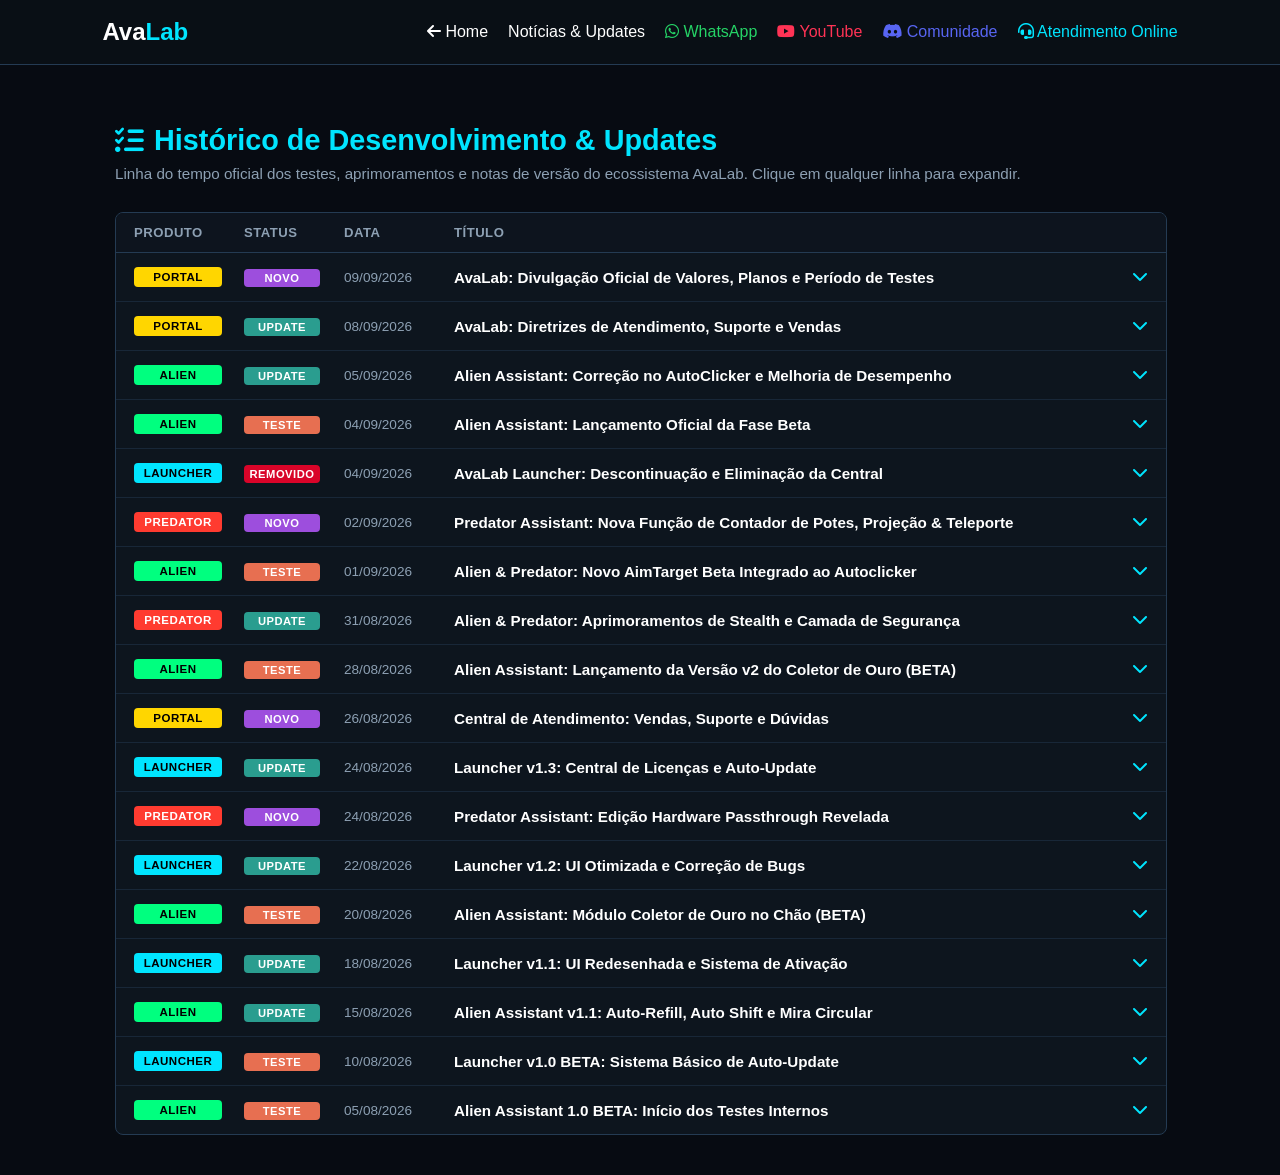
<file: updates.html>
<!DOCTYPE html>
<html lang="pt-BR">
<head>
    <meta charset="UTF-8">
    <meta name="viewport" content="width=device-width, initial-scale=1.0">
    <title>Notícias & Updates | AvaLab</title>

    <!-- ÍCONE NA ABA DO NAVEGADOR (.ICO) -->
    <link rel="icon" type="image/x-icon" href="favicon.ico">
    <link rel="shortcut icon" type="image/x-icon" href="favicon.ico">

    <!-- PRÉVIA DO LINK (WhatsApp, Discord, Redes Sociais) -->
    <meta property="og:site_name" content="AvaLab">
    <meta property="og:title" content="Notícias & Updates | AvaLab">
    <meta property="og:description" content="Linha do tempo oficial dos testes, aprimoramentos e notas de versão do ecossistema AvaLab.">
    <meta property="og:url" content="https://avalab.work/updates.html">
    <meta property="og:image" content="https://avalab.work/favicon.ico">
    <meta property="og:type" content="website">
    <meta name="twitter:card" content="summary">

    <link rel="stylesheet" href="style.css">
    <link rel="stylesheet" href="https://cdnjs.cloudflare.com/ajax/libs/font-awesome/6.4.0/css/all.min.css">
    <style>
        /* Estilos do Menu Responsivo */
        header {
            display: flex;
            justify-content: space-between;
            align-items: center;
            padding: 18px 8%;
            background: rgba(10, 15, 22, 0.95);
            border-bottom: 1px solid #243b53;
            position: relative;
        }
        .nav-links {
            display: flex;
            align-items: center;
            gap: 20px;
        }
        .menu-toggle {
            display: none;
            background: none;
            border: none;
            color: #00e5ff;
            font-size: 1.5rem;
            cursor: pointer;
        }

        /* Responsividade para Celulares */
        @media (max-width: 768px) {
            .menu-toggle {
                display: block;
            }
            .nav-links {
                display: none;
                flex-direction: column;
                position: absolute;
                top: 100%;
                left: 0;
                width: 100%;
                background: rgba(10, 15, 22, 0.98);
                border-bottom: 1px solid #243b53;
                padding: 20px 0;
                gap: 16px;
                text-align: center;
                box-shadow: 0 10px 20px rgba(0,0,0,0.5);
                z-index: 1000;
            }
            .nav-links.active {
                display: flex;
            }
        }

        .updates-container {
            padding: 40px 8%;
            max-width: 1050px;
            margin: auto;
            text-align: left;
        }
        .page-header {
            margin-bottom: 30px;
        }
        .page-header h1 {
            color: #00e5ff;
            font-size: 1.8rem;
            margin-bottom: 8px;
            display: flex;
            align-items: center;
            gap: 10px;
        }
        .page-header p {
            color: #8da0b3;
            font-size: 0.95rem;
            margin: 0;
        }

        /* Estrutura da Planilha / Tabela */
        .updates-table {
            width: 100%;
            border-collapse: collapse;
            background: rgba(15, 23, 32, 0.85);
            border: 1px solid #243b53;
            border-radius: 8px;
            overflow: hidden;
        }
        .table-header {
            display: grid;
            grid-template-columns: 110px 100px 110px 1fr 40px;
            padding: 12px 18px;
            background: #0d141e;
            border-bottom: 1px solid #243b53;
            font-size: 0.82rem;
            font-weight: bold;
            color: #8da0b3;
            text-transform: uppercase;
            letter-spacing: 0.5px;
        }

        /* Linha Expansível */
        .update-entry {
            border-bottom: 1px solid rgba(36, 59, 83, 0.5);
        }
        .update-entry:last-child {
            border-bottom: none;
        }
        .update-summary {
            display: grid;
            grid-template-columns: 110px 100px 110px 1fr 40px;
            align-items: center;
            padding: 14px 18px;
            cursor: pointer;
            transition: background 0.2s;
            user-select: none;
        }
        .update-summary:hover {
            background: rgba(0, 229, 255, 0.05);
        }

        /* Tags de Produto */
        .badge-prod {
            font-size: 0.72rem;
            font-weight: bold;
            padding: 4px 0;
            width: 88px;
            text-align: center;
            border-radius: 4px;
            text-transform: uppercase;
            display: inline-block;
            letter-spacing: 0.5px;
        }
        .prod-site    { background: #ffd600; color: #000000; }
        .prod-predator { background: #ff3b30; color: #ffffff; }
        .prod-alien    { background: #00ff7f; color: #000000; }
        .prod-launcher { background: #00e5ff; color: #000000; }

        /* Tags de Status / Ação */
        .badge-status {
            font-size: 0.7rem;
            font-weight: 800;
            padding: 3px 0;
            width: 76px;
            text-align: center;
            border-radius: 4px;
            text-transform: uppercase;
            display: inline-block;
            letter-spacing: 0.5px;
        }
        .status-novo   { background: #9d4edd; color: #ffffff; }
        .status-update { background: #2a9d8f; color: #ffffff; }
        .status-teste  { background: #e76f51; color: #ffffff; }
        .status-remov  { background: #d90429; color: #ffffff; }

        .update-date {
            font-size: 0.85rem;
            color: #8da0b3;
        }
        .update-title {
            color: #ffffff;
            font-size: 0.95rem;
            font-weight: 600;
        }
        .update-arrow {
            color: #00e5ff;
            text-align: right;
            transition: transform 0.3s ease;
        }

        /* Conteúdo Expansível */
        .update-detail {
            max-height: 0;
            overflow: hidden;
            transition: max-height 0.35s ease, padding 0.3s ease;
            background: rgba(8, 12, 16, 0.95);
            padding: 0 18px;
        }
        .update-detail p {
            margin: 0;
            padding: 14px 0 6px 0;
            font-size: 0.88rem;
            color: #b0c4de;
            line-height: 1.6;
            border-top: 1px dashed #243b53;
        }
        .update-detail ul {
            margin: 0 0 14px 20px;
            padding: 0;
            color: #8da0b3;
            font-size: 0.85rem;
            line-height: 1.5;
        }

        /* Estado Aberto */
        .update-entry.open .update-arrow {
            transform: rotate(180deg);
        }
        .update-entry.open .update-detail {
            max-height: 420px;
            padding: 0 18px;
        }

        @media (max-width: 720px) {
            .table-header {
                display: none;
            }
            .update-summary {
                grid-template-columns: auto auto 1fr auto;
                gap: 8px;
            }
            .update-summary .update-date {
                grid-column: 1 / 4;
            }
            .update-summary .update-title {
                grid-column: 1 / 4;
                font-size: 0.9rem;
            }
            .update-summary .update-arrow {
                grid-column: 4 / 5;
                grid-row: 1 / 3;
            }
        }
    </style>
</head>
<body>
    <header>
        <div class="logo-text">Ava<span>Lab</span></div>
        <button class="menu-toggle" id="menuToggle" aria-label="Abrir Menu">
            <i class="fa-solid fa-bars"></i>
        </button>
        <nav class="nav-links" id="navLinks">
            <a href="index.html" style="color:white; text-decoration:none;"><i class="fa-solid fa-arrow-left"></i> Home</a>
            <a href="updates.html" style="color:white; text-decoration:none;">Notícias & Updates</a>
            <a href="https://wa.me/554788714125" target="_blank" rel="noopener noreferrer" style="color:#25D366; text-decoration:none;">
                <i class="fa-brands fa-whatsapp"></i> WhatsApp
            </a>
            <a href="https://www.youtube.com/@AvaLabSoft" target="_blank" rel="noopener noreferrer" style="color:#ff3355; text-decoration:none;">
                <i class="fa-brands fa-youtube"></i> YouTube
            </a>
            <a href="https://discord.gg/MEAJnDCHj" target="_blank" rel="noopener noreferrer" style="color:#5865F2; text-decoration:none;">
                <i class="fa-brands fa-discord"></i> Comunidade
            </a>
            <a href="javascript:void(0)" onclick="abrirSuporte();" style="color:var(--cyan-accent, #00e5ff); text-decoration:none; cursor:pointer;">
                <i class="fa-solid fa-headset"></i> Atendimento Online
            </a>
        </nav>
    </header>

    <main class="updates-container">
        <div class="page-header">
            <h1><i class="fa-solid fa-list-check"></i> Histórico de Desenvolvimento & Updates</h1>
            <p>Linha do tempo oficial dos testes, aprimoramentos e notas de versão do ecossistema AvaLab. Clique em qualquer linha para expandir.</p>
        </div>

        <div class="updates-table">
            <div class="table-header">
                <div>Produto</div>
                <div>Status</div>
                <div>Data</div>
                <div>Título</div>
                <div></div>
            </div>

            <!-- 09/09: Divulgação de Valores -->
            <div class="update-entry" onclick="toggleUpdate(this)">
                <div class="update-summary">
                    <div><span class="badge-prod prod-site">PORTAL</span></div>
                    <div><span class="badge-status status-novo">NOVO</span></div>
                    <div class="update-date">09/09/2026</div>
                    <div class="update-title">AvaLab: Divulgação Oficial de Valores, Planos e Período de Testes</div>
                    <div class="update-arrow"><i class="fa-solid fa-chevron-down"></i></div>
                </div>
                <div class="update-detail">
                    <p>
                        Divulgação pública dos valores oficiais de investimento para os utilitários Predator e Alien da AvaLab:
                    </p>
                    <ul>
                        <li><strong>Alien Assistant (Software):</strong> R$ 39,90 / mês.</li>
                        <li><strong>Predator Assistant (Hardware + Software):</strong> R$ 79,90 / mês + R$ 120,00 da placa de hardware (aquisição única).</li>
                        <li><strong>Solicitação de Testes Alien Assistant:</strong> É possível solicitar <strong>3 dias de teste</strong> diretamente com a equipe de atendimento.</li>
                    </ul>
                </div>
            </div>

            <!-- 08/09: Canais de Suporte e Regra de Vendas -->
            <div class="update-entry" onclick="toggleUpdate(this)">
                <div class="update-summary">
                    <div><span class="badge-prod prod-site">PORTAL</span></div>
                    <div><span class="badge-status status-update">UPDATE</span></div>
                    <div class="update-date">08/09/2026</div>
                    <div class="update-title">AvaLab: Diretrizes de Atendimento, Suporte e Vendas</div>
                    <div class="update-arrow"><i class="fa-solid fa-chevron-down"></i></div>
                </div>
                <div class="update-detail">
                    <p>
                        Informações importantes sobre os canais oficiais de comunicação da AvaLab:
                    </p>
                    <ul>
                        <li><strong>Suporte e Dúvidas:</strong> O suporte técnico e comercial está disponível através do <strong>WhatsApp</strong>, <strong>Discord</strong> e <strong>Chat Online</strong>.</li>
                        <li><strong>Diretriz de Vendas:</strong> Ressaltamos que todas as aquisições e transações de vendas são processadas <strong>estritamente pelo chat de atendimento</strong>.</li>
                    </ul>
                </div>
            </div>

            <!-- 05/09: Correção AutoClicker e Desempenho Alien -->
            <div class="update-entry" onclick="toggleUpdate(this)">
                <div class="update-summary">
                    <div><span class="badge-prod prod-alien">ALIEN</span></div>
                    <div><span class="badge-status status-update">UPDATE</span></div>
                    <div class="update-date">05/09/2026</div>
                    <div class="update-title">Alien Assistant: Correção no AutoClicker e Melhoria de Desempenho</div>
                    <div class="update-arrow"><i class="fa-solid fa-chevron-down"></i></div>
                </div>
                <div class="update-detail">
                    <p>
                        Aprimoramentos estruturais na estabilidade do assistente:
                    </p>
                    <ul>
                        <li>Correção de uma falha que escapava um left click durante o right click no funcionamento do AutoClicker.</li>
                        <li>Otimizações gerais de código resultando em melhoria significativa de desempenho e menor consumo de recursos.</li>
                    </ul>
                </div>
            </div>

            <!-- 04/09: Lançamento do Beta Alien Assistant -->
            <div class="update-entry" onclick="toggleUpdate(this)">
                <div class="update-summary">
                    <div><span class="badge-prod prod-alien">ALIEN</span></div>
                    <div><span class="badge-status status-teste">TESTE</span></div>
                    <div class="update-date">04/09/2026</div>
                    <div class="update-title">Alien Assistant: Lançamento Oficial da Fase Beta</div>
                    <div class="update-arrow"><i class="fa-solid fa-chevron-down"></i></div>
                </div>
                <div class="update-detail">
                    <p>
                        Início dos testes abertos da versão beta do Alien Assistant:
                    </p>
                    <ul>
                        <li><strong>Período do Beta:</strong> De 04/09/2026 até 18/09/2026.</li>
                        <li><strong>Recompensa de Participação:</strong> Todos os usuários que participarem ativamente do período de testes receberão como bônus <strong>30 dias de chave gratuita</strong> no lançamento oficial da versão final (data de lançamento a ser definida).</li>
                    </ul>
                </div>
            </div>

            <!-- 04/09: Eliminação do Launcher -->
            <div class="update-entry" onclick="toggleUpdate(this)">
                <div class="update-summary">
                    <div><span class="badge-prod prod-launcher">LAUNCHER</span></div>
                    <div><span class="badge-status status-remov">REMOVIDO</span></div>
                    <div class="update-date">04/09/2026</div>
                    <div class="update-title">AvaLab Launcher: Descontinuação e Eliminação da Central</div>
                    <div class="update-arrow"><i class="fa-solid fa-chevron-down"></i></div>
                </div>
                <div class="update-detail">
                    <p>
                        Reestruturação drástica na arquitetura de entrega dos softwares:
                    </p>
                    <ul>
                        <li>Decisão oficial de descontinuar e eliminar o uso do Launcher independente.</li>
                        <li>Simplificação do acesso aos utilitários diretamente, otimizando a experiência e agilizando a inicialização dos sistemas.</li>
                    </ul>
                </div>
            </div>

            <!-- 02/09: Nova Função de Contador de Potes -->
            <div class="update-entry" onclick="toggleUpdate(this)">
                <div class="update-summary">
                    <div><span class="badge-prod prod-predator">PREDATOR</span></div>
                    <div><span class="badge-status status-novo">NOVO</span></div>
                    <div class="update-date">02/09/2026</div>
                    <div class="update-title">Predator Assistant: Nova Função de Contador de Potes, Projeção & Teleporte</div>
                    <div class="update-arrow"><i class="fa-solid fa-chevron-down"></i></div>
                </div>
                <div class="update-detail">
                    <p>
                        Implementação do painel avançado de controle e rastreamento de poções:
                    </p>
                    <ul>
                        <li>Monitoramento em tempo real do consumo por minuto, blocos de 30 minutos e por hora.</li>
                        <li>Planejador de hunt integrado por tempo-alvo ou capacidade total de poções na bagagem.</li>
                        <li>Sistema de auto-teleporte programado por atalho (<kbd>Shift + Alt + 5</kbd>) com desligamento automático seguro.</li>
                    </ul>
                </div>
            </div>

            <!-- 01/09: Novo AimTarget Beta no Autoclick -->
            <div class="update-entry" onclick="toggleUpdate(this)">
                <div class="update-summary">
                    <div><span class="badge-prod prod-alien">ALIEN</span></div>
                    <div><span class="badge-status status-teste">TESTE</span></div>
                    <div class="update-date">01/09/2026</div>
                    <div class="update-title">Alien & Predator: Novo AimTarget Beta Integrado ao Autoclicker</div>
                    <div class="update-arrow"><i class="fa-solid fa-chevron-down"></i></div>
                </div>
                <div class="update-detail">
                    <p>
                        Evolução inteligente no direcionamento de mira e disparos:
                    </p>
                    <ul>
                        <li>Módulo AimTarget em fase beta para detecção e foco automático de alvos.</li>
                        <li>Otimização de rotinas de combate combinadas com o sistema de movimentação circular e orgânica.</li>
                    </ul>
                </div>
            </div>

            <!-- 31/08: Atualizações de Stealth -->
            <div class="update-entry" onclick="toggleUpdate(this)">
                <div class="update-summary">
                    <div><span class="badge-prod prod-predator">PREDATOR</span></div>
                    <div><span class="badge-status status-update">UPDATE</span></div>
                    <div class="update-date">31/08/2026</div>
                    <div class="update-title">Alien & Predator: Aprimoramentos de Stealth e Camada de Segurança</div>
                    <div class="update-arrow"><i class="fa-solid fa-chevron-down"></i></div>
                </div>
                <div class="update-detail">
                    <p>
                        Atualizações focadas em discrição operacional e telemetria:
                    </p>
                    <ul>
                        <li>Refinamento de desvios e delays humanizados para simulação orgânica prolongada.</li>
                        <li>Proteções adicionais de mascaramento e isolamento de processos em nível de sistema.</li>
                    </ul>
                </div>
            </div>

            <!-- 28/08: Versão v2 do Coletor de Ouro Beta -->
            <div class="update-entry" onclick="toggleUpdate(this)">
                <div class="update-summary">
                    <div><span class="badge-prod prod-alien">ALIEN</span></div>
                    <div><span class="badge-status status-teste">TESTE</span></div>
                    <div class="update-date">28/08/2026</div>
                    <div class="update-title">Alien Assistant: Lançamento da Versão v2 do Coletor de Ouro (BETA)</div>
                    <div class="update-arrow"><i class="fa-solid fa-chevron-down"></i></div>
                </div>
                <div class="update-detail">
                    <p>
                        Grande atualização na engine de varredura e recolhimento de itens:
                    </p>
                    <ul>
                        <li>Nova v2 do sistema de detecção visual de ouro no chão com maior precisão e alcance ajustável.</li>
                        <li>Redução drástica de falsos positivos e melhor fluidez no retorno automático ao combate após a coleta.</li>
                    </ul>
                </div>
            </div>

            <!-- 26/08: Central de Atendimento Integrada -->
            <div class="update-entry" onclick="toggleUpdate(this)">
                <div class="update-summary">
                    <div><span class="badge-prod prod-site">PORTAL</span></div>
                    <div><span class="badge-status status-novo">NOVO</span></div>
                    <div class="update-date">26/08/2026</div>
                    <div class="update-title">Central de Atendimento: Vendas, Suporte e Dúvidas</div>
                    <div class="update-arrow"><i class="fa-solid fa-chevron-down"></i></div>
                </div>
                <div class="update-detail">
                    <p>
                        Integração completa do canal de atendimento unificado:
                    </p>
                    <ul>
                        <li>Triagem direta com categorias exclusivas para <strong>Vendas / Renovação</strong>, <strong>Suporte Técnico / HWID</strong> e <strong>Dúvidas Gerais</strong>.</li>
                        <li>Canal direto para envio de chamados e mensagens com acompanhamento contínuo.</li>
                        <li>Sincronização do widget em todas as páginas e navegação do ecossistema AvaLab.</li>
                    </ul>
                </div>
            </div>

            <!-- 24/08: Launcher v1.3 -->
            <div class="update-entry" onclick="toggleUpdate(this)">
                <div class="update-summary">
                    <div><span class="badge-prod prod-launcher">LAUNCHER</span></div>
                    <div><span class="badge-status status-update">UPDATE</span></div>
                    <div class="update-date">24/08/2026</div>
                    <div class="update-title">Launcher v1.3: Central de Licenças e Auto-Update</div>
                    <div class="update-arrow"><i class="fa-solid fa-chevron-down"></i></div>
                </div>
                <div class="update-detail">
                    <p>
                        A Central de Comando foi reestruturada para a versão 1.3:
                    </p>
                    <ul>
                        <li>Validador integrado de licença com HWID único por hardware.</li>
                        <li>Rotina automática de download e substituição silenciosa de arquivos.</li>
                        <li>Armazenamento seguro e centralizado dos binários no sistema.</li>
                    </ul>
                </div>
            </div>

            <!-- 24/08: Predator Hardware -->
            <div class="update-entry" onclick="toggleUpdate(this)">
                <div class="update-summary">
                    <div><span class="badge-prod prod-predator">PREDATOR</span></div>
                    <div><span class="badge-status status-novo">NOVO</span></div>
                    <div class="update-date">24/08/2026</div>
                    <div class="update-title">Predator Assistant: Edição Hardware Passthrough Revelada</div>
                    <div class="update-arrow"><i class="fa-solid fa-chevron-down"></i></div>
                </div>
                <div class="update-detail">
                    <p>
                        Apresentação oficial do Predator Assistant com integração a dispositivo físico dedicado AvaLab:
                    </p>
                    <ul>
                        <li>Arquitetura em nível de hardware com isolamento completo do ambiente operacional.</li>
                        <li>Execução autônoma, discreta e totalmente não invasiva.</li>
                        <li>Hardware fornecido e configurado sob demanda exclusivamente pela AvaLab.</li>
                    </ul>
                </div>
            </div>

            <!-- 22/08: Launcher v1.2 -->
            <div class="update-entry" onclick="toggleUpdate(this)">
                <div class="update-summary">
                    <div><span class="badge-prod prod-launcher">LAUNCHER</span></div>
                    <div><span class="badge-status status-update">UPDATE</span></div>
                    <div class="update-date">22/08/2026</div>
                    <div class="update-title">Launcher v1.2: UI Otimizada e Correção de Bugs</div>
                    <div class="update-arrow"><i class="fa-solid fa-chevron-down"></i></div>
                </div>
                <div class="update-detail">
                    <p>
                        Atualização de estabilidade e aprimoramento visual:
                    </p>
                    <ul>
                        <li>Refinamento completo da interface gráfica e ajustes de layout.</li>
                        <li>Correção de pequenos bugs na validação e carregamento de componentes locais.</li>
                        <li>Melhoria na fluidez e resposta dos menus de navegação.</li>
                    </ul>
                </div>
            </div>

            <!-- 20/08: Alien Coletor Beta -->
            <div class="update-entry" onclick="toggleUpdate(this)">
                <div class="update-summary">
                    <div><span class="badge-prod prod-alien">ALIEN</span></div>
                    <div><span class="badge-status status-teste">TESTE</span></div>
                    <div class="update-date">20/08/2026</div>
                    <div class="update-title">Alien Assistant: Módulo Coletor de Ouro no Chão (BETA)</div>
                    <div class="update-arrow"><i class="fa-solid fa-chevron-down"></i></div>
                </div>
                <div class="update-detail">
                    <p>
                        Implementação do sistema inteligente de coleta de recursos:
                    </p>
                    <ul>
                        <li>Recolhimento automatizado no chão com controle de alcance e intervalos configuráveis.</li>
                        <li>Sincronização dinâmica com combate: pausa o ataque para recolher e retoma a rotação de forma fluida.</li>
                    </ul>
                </div>
            </div>

            <!-- 18/08: Launcher v1.1 -->
            <div class="update-entry" onclick="toggleUpdate(this)">
                <div class="update-summary">
                    <div><span class="badge-prod prod-launcher">LAUNCHER</span></div>
                    <div><span class="badge-status status-update">UPDATE</span></div>
                    <div class="update-date">18/08/2026</div>
                    <div class="update-title">Launcher v1.1: UI Redesenhada e Sistema de Ativação</div>
                    <div class="update-arrow"><i class="fa-solid fa-chevron-down"></i></div>
                </div>
                <div class="update-detail">
                    <p>
                        Evolução estrutural do inicializador:
                    </p>
                    <ul>
                        <li>Interface de usuário redesenhada com temática escura de alto contraste.</li>
                        <li>Adição do módulo de ativação e consulta de status de licença via HWID.</li>
                        <li>Acesso rápido aos links de tutoriais, comunidade e suporte.</li>
                    </ul>
                </div>
            </div>

            <!-- 15/08: Alien v1.1 -->
            <div class="update-entry" onclick="toggleUpdate(this)">
                <div class="update-summary">
                    <div><span class="badge-prod prod-alien">ALIEN</span></div>
                    <div><span class="badge-status status-update">UPDATE</span></div>
                    <div class="update-date">15/08/2026</div>
                    <div class="update-title">Alien Assistant v1.1: Auto-Refill, Auto Shift e Mira Circular</div>
                    <div class="update-arrow"><i class="fa-solid fa-chevron-down"></i></div>
                </div>
                <div class="update-detail">
                    <p>
                        Expansão do conjunto de recursos de automação externa:
                    </p>
                    <ul>
                        <li><strong>Auto-Refill Safe Mode:</strong> Abastecimento e consumo contínuo de potes direto do inventário.</li>
                        <li><strong>Mira Circular 360°:</strong> Área ajustável para busca e mira ao redor do personagem.</li>
                        <li><strong>Auto Shift:</strong> Suporte integrado para ataques travados.</li>
                        <li>Recalibração geral de tempos e sensibilidade de resposta.</li>
                    </ul>
                </div>
            </div>

            <!-- 10/08: Launcher v1.0 BETA -->
            <div class="update-entry" onclick="toggleUpdate(this)">
                <div class="update-summary">
                    <div><span class="badge-prod prod-launcher">LAUNCHER</span></div>
                    <div><span class="badge-status status-teste">TESTE</span></div>
                    <div class="update-date">10/08/2026</div>
                    <div class="update-title">Launcher v1.0 BETA: Sistema Básico de Auto-Update</div>
                    <div class="update-arrow"><i class="fa-solid fa-chevron-down"></i></div>
                </div>
                <div class="update-detail">
                    <p>
                        Primeira versão do inicializador de testes:
                    </p>
                    <ul>
                        <li>Estrutura base para verificação remota de arquivos e download de atualizações.</li>
                        <li>Inicialização simplificada dos módulos locais do assistente.</li>
                    </ul>
                </div>
            </div>

            <!-- 05/08: Alien 1.0 BETA -->
            <div class="update-entry" onclick="toggleUpdate(this)">
                <div class="update-summary">
                    <div><span class="badge-prod prod-alien">ALIEN</span></div>
                    <div><span class="badge-status status-teste">TESTE</span></div>
                    <div class="update-date">05/08/2026</div>
                    <div class="update-title">Alien Assistant 1.0 BETA: Início dos Testes Internos</div>
                    <div class="update-arrow"><i class="fa-solid fa-chevron-down"></i></div>
                </div>
                <div class="update-detail">
                    <p>
                        Compilação de estreia do assistente em ambiente de testes:
                    </p>
                    <ul>
                        <li><strong>AutoPot Básico:</strong> Monitoramento e acionamento configurável por percentual de vida/mana/estamina.</li>
                        <li><strong>AutoClicker Básico:</strong> Disparos contínuos para botão direito e esquerdo.</li>
                        <li>Operação externa sem interferência em arquivos de aplicação.</li>
                    </ul>
                </div>
            </div>
        </div>
    </main>

    <!-- Script do Menu Mobile (com clique-fora e touch) -->
    <script>
        const navLinks = document.getElementById('navLinks');
        const menuToggle = document.getElementById('menuToggle');
        const headerEl = document.querySelector('header');

        function toggleMenu() {
            navLinks.classList.toggle('active');
        }

        function closeMenu() {
            navLinks.classList.remove('active');
        }

        menuToggle.addEventListener('click', (e) => {
            e.stopPropagation();
            toggleMenu();
        });

        navLinks.querySelectorAll('a').forEach(link => {
            link.addEventListener('click', () => {
                closeMenu();
            });
        });

        function handleOutsideClick(e) {
            if (navLinks.classList.contains('active') && !headerEl.contains(e.target)) {
                closeMenu();
            }
        }

        document.addEventListener('click', handleOutsideClick);
        document.addEventListener('touchstart', handleOutsideClick, { passive: true });

        // Expansão dos cards de updates
        function toggleUpdate(element) {
            element.classList.toggle('open');
        }
    </script>

    <!-- Start of Tawk.to Script -->
    <script type="text/javascript">
        var Tawk_API = Tawk_API || {}, Tawk_LoadStart = new Date();
        (function(){
            var s1 = document.createElement("script"), s0 = document.getElementsByTagName("script")[0];
            s1.async = true;
            s1.src = 'https://embed.tawk.to/6a8e80e77f08c0344498aca5/1k0uaf2bu';
            s1.charset = 'UTF-8';
            s1.setAttribute('crossorigin','*');
            s0.parentNode.insertBefore(s1, s0);
        })();

        function abrirSuporte() {
            if (typeof Tawk_API !== 'undefined' && Tawk_API.maximize) {
                Tawk_API.maximize();
            }
        }
    </script>
    <!-- End of Tawk.to Script -->
</body>
</html>
</file>
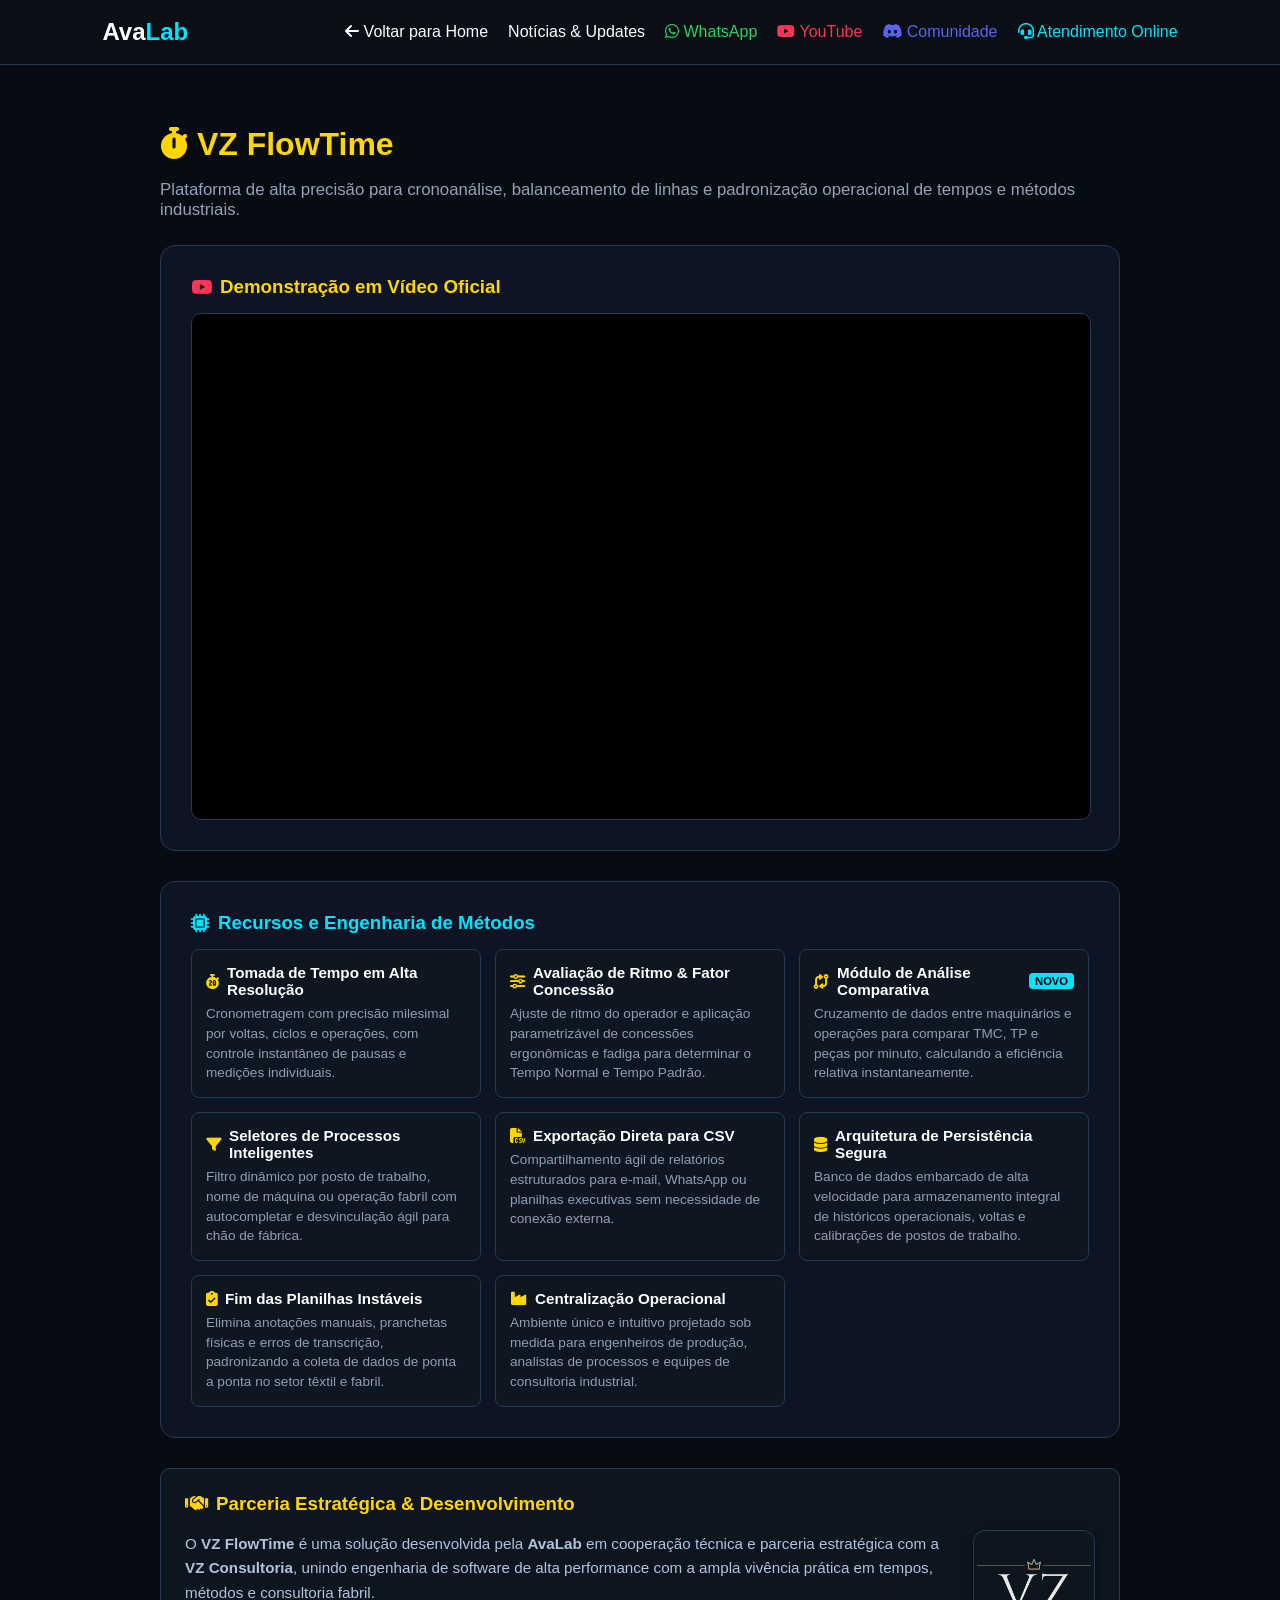
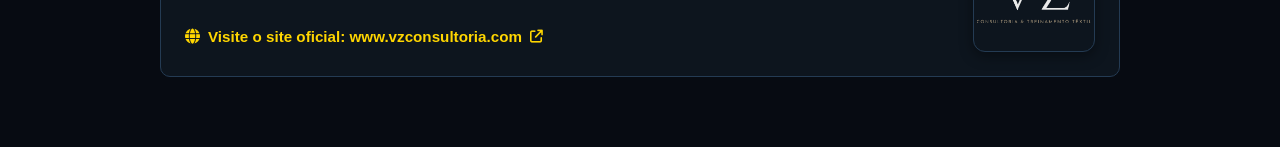
<file: vzflowtime.html>
<!DOCTYPE html>
<html lang="pt-BR">
<head>
    <meta charset="UTF-8">
    <meta name="viewport" content="width=device-width, initial-scale=1.0">
    <title>VZ FlowTime | AvaLab</title>

    <link rel="icon" type="image/x-icon" href="favicon.ico">
    <link rel="shortcut icon" type="image/x-icon" href="favicon.ico">

    <meta property="og:site_name" content="AvaLab">
    <meta property="og:title" content="VZ FlowTime | AvaLab">
    <meta property="og:description" content="Plataforma de alta precisão para cronoanálise, balanceamento de linhas e padronização operacional de tempos e métodos industriais.">
    <meta property="og:url" content="https://avalab.work/vzflowtime.html">
    <meta property="og:image" content="https://avalab.work/favicon.ico">
    <meta property="og:type" content="website">
    <meta name="twitter:card" content="summary">

    <link rel="stylesheet" href="style.css">
    <link rel="stylesheet" href="https://cdnjs.cloudflare.com/ajax/libs/font-awesome/6.4.0/css/all.min.css">
    <style>
        /* Estilos do Menu Responsivo */
        header {
            display: flex;
            justify-content: space-between;
            align-items: center;
            padding: 18px 8%;
            background: rgba(10, 15, 22, 0.95);
            border-bottom: 1px solid #243b53;
            position: relative;
        }
        .nav-links {
            display: flex;
            align-items: center;
            gap: 20px;
        }
        .menu-toggle {
            display: none;
            background: none;
            border: none;
            color: #00e5ff;
            font-size: 1.5rem;
            cursor: pointer;
        }

        /* Responsividade para Celulares */
        @media (max-width: 768px) {
            .menu-toggle {
                display: block;
            }
            .nav-links {
                display: none;
                flex-direction: column;
                position: absolute;
                top: 100%;
                left: 0;
                width: 100%;
                background: rgba(10, 15, 22, 0.98);
                border-bottom: 1px solid #243b53;
                padding: 20px 0;
                gap: 16px;
                text-align: center;
                box-shadow: 0 10px 20px rgba(0,0,0,0.5);
                z-index: 1000;
            }
            .nav-links.active {
                display: flex;
            }

            .partnership-content {
                flex-direction: column;
                text-align: center;
            }
        }

        .feature-grid {
            display: grid;
            grid-template-columns: repeat(auto-fit, minmax(260px, 1fr));
            gap: 14px;
            margin-top: 15px;
        }
        .feature-item {
            background: rgba(15, 23, 32, 0.7);
            border: 1px solid #243b53;
            border-radius: 8px;
            padding: 14px;
            display: flex;
            flex-direction: column;
            gap: 6px;
            text-align: left;
        }
        .feature-item .title {
            display: flex;
            align-items: center;
            gap: 8px;
            color: #ffffff;
            font-weight: bold;
            font-size: 0.95rem;
        }
        .feature-item .title i {
            color: #ffd600;
        }
        .feature-item .desc {
            font-size: 0.85rem;
            color: #8da0b3;
            line-height: 1.45;
        }
        .badge-tag {
            background: #00e5ff;
            color: #000;
            font-size: 0.7rem;
            font-weight: 800;
            padding: 2px 6px;
            border-radius: 4px;
            margin-left: 4px;
        }

        /* Seção de Parceria Estratégica */
        .partnership-card {
            background: rgba(15, 23, 32, 0.85);
            border: 1px solid #243b53;
            border-radius: 10px;
            padding: 24px;
            margin-bottom: 30px;
            text-align: left;
        }
        .partnership-content {
            display: flex;
            align-items: center;
            justify-content: space-between;
            gap: 25px;
            margin-top: 15px;
        }
        .partnership-text {
            flex: 1;
            color: #b0c4de;
            font-size: 0.95rem;
            line-height: 1.6;
        }

        /* Box do Logo com máscara e cantos arredondados */
        .partnership-logo {
            display: flex;
            align-items: center;
            justify-content: center;
            flex-shrink: 0;
            width: 120px;
            height: 120px;
            border-radius: 12px;
            border: 1px solid #243b53;
            overflow: hidden; /* Corta o excesso do zoom */
            box-shadow: 0 4px 14px rgba(0, 0, 0, 0.4);
            transition: border-color 0.2s ease, box-shadow 0.2s ease;
        }
        .partnership-logo:hover {
            border-color: #ffd600;
            box-shadow: 0 4px 18px rgba(255, 214, 0, 0.15);
        }

        /* AQUI VOCÊ CONTROLA O ZOOM DA LOGO */
        .partnership-logo img {
            width: 100%;
            height: 100%;
            object-fit: cover;
            display: block;
            transform: scale(1.3); /* <-- REGULE O ZOOM BASE AQUI (Ex: 1.25, 1.3, 1.35) */
            transform-origin: center center;
            transition: transform 0.25s ease;
        }
        .partnership-logo:hover img {
            transform: scale(1.35); /* <-- ZOOM AO PASSAR O MOUSE (opcional) */
        }

        .btn-partner {
            display: inline-flex;
            align-items: center;
            gap: 8px;
            color: #ffd600;
            text-decoration: none;
            font-weight: bold;
            font-size: 0.95rem;
            margin-top: 10px;
            transition: color 0.2s;
        }
        .btn-partner:hover {
            color: #00e5ff;
        }
    </style>
</head>
<body>

    <header>
        <div class="logo-text">Ava<span>Lab</span></div>
        <button class="menu-toggle" id="menuToggle" aria-label="Abrir Menu">
            <i class="fa-solid fa-bars"></i>
        </button>
        <nav class="nav-links" id="navLinks">
            <a href="index.html" style="color:white; text-decoration:none;"><i class="fa-solid fa-arrow-left"></i> Voltar para Home</a>
            <a href="updates.html" style="color:white; text-decoration:none;">Notícias & Updates</a>
            <a href="https://wa.me/554788714125" target="_blank" rel="noopener noreferrer" style="color:#25D366; text-decoration:none;">
                <i class="fa-brands fa-whatsapp"></i> WhatsApp
            </a>
            <a href="https://www.youtube.com/@AvaLabSoft" target="_blank" rel="noopener noreferrer" style="color:#ff3355; text-decoration:none;">
                <i class="fa-brands fa-youtube"></i> YouTube
            </a>
            <a href="https://discord.gg/MEAJnDCHj" target="_blank" rel="noopener noreferrer" style="color:#5865F2; text-decoration:none;">
                <i class="fa-brands fa-discord"></i> Comunidade
            </a>
            <a href="javascript:void(0)" onclick="abrirSuporte();" style="color:var(--cyan-accent, #00e5ff); text-decoration:none; cursor:pointer;">
                <i class="fa-solid fa-headset"></i> Atendimento Online
            </a>
        </nav>
    </header>

    <main style="padding: 40px 8%; max-width: 960px; margin: auto;">
        <h1 style="color: #ffd600; margin-bottom: 6px;"><i class="fa-solid fa-stopwatch"></i> VZ FlowTime</h1>
        <p style="color: var(--text-muted, #8da0b3); margin-bottom: 25px; font-size: 1.05rem;">
            Plataforma de alta precisão para cronoanálise, balanceamento de linhas e padronização operacional de tempos e métodos industriais.
        </p>

        <!-- Demonstração em Vídeo Oficial -->
        <section class="card" style="margin-bottom: 30px; border-color: #243b53;">
            <h3 style="display: flex; align-items: center; gap: 8px; color: #ffd600;">
                <i class="fa-brands fa-youtube" style="color: #ff3355;"></i> Demonstração em Vídeo Oficial
            </h3>
            <div style="aspect-ratio: 16/9; background: #000; margin-top: 15px; display: flex; align-items: center; justify-content: center; border-radius: 10px; overflow: hidden; border: 1px solid #243b53;">
                <iframe width="100%" height="100%" src="https://www.youtube.com/embed/SEU_VIDEO_ID" title="VZ FlowTime Demonstração" frameborder="0" allow="accelerometer; autoplay; clipboard-write; encrypted-media; gyroscope; picture-in-picture; web-share" referrerpolicy="strict-origin-when-cross-origin" allowfullscreen></iframe>
            </div>
        </section>

        <!-- Recursos e Funcionalidades -->
        <section class="card" style="margin-bottom: 30px; text-align: left; border-color: #243b53;">
            <h3 style="color: #00e5ff; display: flex; align-items: center; gap: 8px;">
                <i class="fa-solid fa-microchip"></i> Recursos e Engenharia de Métodos
            </h3>
            
            <div class="feature-grid">
                <div class="feature-item">
                    <div class="title"><i class="fa-solid fa-stopwatch-20"></i> Tomada de Tempo em Alta Resolução</div>
                    <div class="desc">Cronometragem com precisão milesimal por voltas, ciclos e operações, com controle instantâneo de pausas e medições individuais.</div>
                </div>

                <div class="feature-item">
                    <div class="title"><i class="fa-solid fa-sliders"></i> Avaliação de Ritmo & Fator Concessão</div>
                    <div class="desc">Ajuste de ritmo do operador e aplicação parametrizável de concessões ergonômicas e fadiga para determinar o Tempo Normal e Tempo Padrão.</div>
                </div>

                <div class="feature-item">
                    <div class="title"><i class="fa-solid fa-code-compare"></i> Módulo de Análise Comparativa <span class="badge-tag">NOVO</span></div>
                    <div class="desc">Cruzamento de dados entre maquinários e operações para comparar TMC, TP e peças por minuto, calculando a eficiência relativa instantaneamente.</div>
                </div>

                <div class="feature-item">
                    <div class="title"><i class="fa-solid fa-filter"></i> Seletores de Processos Inteligentes</div>
                    <div class="desc">Filtro dinâmico por posto de trabalho, nome de máquina ou operação fabril com autocompletar e desvinculação ágil para chão de fábrica.</div>
                </div>

                <div class="feature-item">
                    <div class="title"><i class="fa-solid fa-file-csv"></i> Exportação Direta para CSV</div>
                    <div class="desc">Compartilhamento ágil de relatórios estruturados para e-mail, WhatsApp ou planilhas executivas sem necessidade de conexão externa.</div>
                </div>

                <div class="feature-item">
                    <div class="title"><i class="fa-solid fa-database"></i> Arquitetura de Persistência Segura</div>
                    <div class="desc">Banco de dados embarcado de alta velocidade para armazenamento integral de históricos operacionais, voltas e calibrações de postos de trabalho.</div>
                </div>

                <div class="feature-item">
                    <div class="title"><i class="fa-solid fa-clipboard-check"></i> Fim das Planilhas Instáveis</div>
                    <div class="desc">Elimina anotações manuais, pranchetas físicas e erros de transcrição, padronizando a coleta de dados de ponta a ponta no setor têxtil e fabril.</div>
                </div>

                <div class="feature-item">
                    <div class="title"><i class="fa-solid fa-industry"></i> Centralização Operacional</div>
                    <div class="desc">Ambiente único e intuitivo projetado sob medida para engenheiros de produção, analistas de processos e equipes de consultoria industrial.</div>
                </div>
            </div>
        </section>

        <!-- Parceria VZ Consultoria -->
        <section class="partnership-card">
            <h3 style="color: #ffd600; margin: 0 0 10px 0; display: flex; align-items: center; gap: 8px;">
                <i class="fa-solid fa-handshake"></i> Parceria Estratégica & Desenvolvimento
            </h3>
            
            <div class="partnership-content">
                <div class="partnership-text">
                    <p style="margin: 0 0 10px 0;">
                        O <strong>VZ FlowTime</strong> é uma solução desenvolvida pela <strong>AvaLab</strong> em cooperação técnica e parceria estratégica com a <strong>VZ Consultoria</strong>, unindo engenharia de software de alta performance com a ampla vivência prática em tempos, métodos e consultoria fabril.
                    </p>
                    <a href="https://www.vzconsultoria.com" target="_blank" rel="noopener noreferrer" class="btn-partner">
                        <i class="fa-solid fa-globe"></i> Visite o site oficial: www.vzconsultoria.com <i class="fa-solid fa-arrow-up-right-from-square" style="font-size: 0.8rem;"></i>
                    </a>
                </div>

                <div class="partnership-logo">
                    <a href="https://www.vzconsultoria.com" target="_blank" rel="noopener noreferrer">
                        <img src="logo-vz3.png" alt="VZ Consultoria e Treinamento">
                    </a>
                </div>
            </div>
        </section>
    </main>

    <!-- Script do Menu Mobile -->
    <script>
        const navLinks = document.getElementById('navLinks');
        const menuToggle = document.getElementById('menuToggle');
        const headerEl = document.querySelector('header');

        function toggleMenu() {
            navLinks.classList.toggle('active');
        }

        function closeMenu() {
            navLinks.classList.remove('active');
        }

        menuToggle.addEventListener('click', (e) => {
            e.stopPropagation();
            toggleMenu();
        });

        navLinks.querySelectorAll('a').forEach(link => {
            link.addEventListener('click', () => {
                closeMenu();
            });
        });

        function handleOutsideClick(e) {
            if (navLinks.classList.contains('active') && !headerEl.contains(e.target)) {
                closeMenu();
            }
        }

        document.addEventListener('click', handleOutsideClick);
        document.addEventListener('touchstart', handleOutsideClick, { passive: true });
    </script>

    <!-- Start of Tawk.to Script -->
    <script type="text/javascript">
        var Tawk_API = Tawk_API || {}, Tawk_LoadStart = new Date();
        (function(){
            var s1 = document.createElement("script"), s0 = document.getElementsByTagName("script")[0];
            s1.async = true;
            s1.src = 'https://embed.tawk.to/6a8e80e77f08c0344498aca5/1k0uaf2bu';
            s1.charset = 'UTF-8';
            s1.setAttribute('crossorigin','*');
            s0.parentNode.insertBefore(s1, s0);
        })();

        function abrirSuporte() {
            if (typeof Tawk_API !== 'undefined' && Tawk_API.maximize) {
                Tawk_API.maximize();
            }
        }
    </script>
    <!-- End of Tawk.to Script -->
</body>
</html>
</file>
<file: style.css>
:root {
    --bg-dark: #070b12;
    --bg-card: rgba(15, 23, 42, 0.75);
    --border-color: rgba(56, 189, 248, 0.15);
    --primary-blue: #0284c7;
    --cyan-accent: #00e5ff;
    --alien-green: #00ff7f;
    --text-main: #f8fafc;
    --text-muted: #94a3b8;
}

body {
    background-color: var(--bg-dark);
    color: var(--text-main);
    font-family: 'Plus Jakarta Sans', sans-serif;
    margin: 0;
    padding: 0;
}

header {
    padding: 20px 8%;
    display: flex;
    justify-content: space-between;
    align-items: center;
    border-bottom: 1px solid var(--border-color);
    background: rgba(7, 11, 18, 0.85);
}

.logo-text { 
    font-family: 'Space Grotesk', sans-serif; 
    font-size: 1.5rem; 
    font-weight: 700; 
    color: #fff; 
}
.logo-text span { 
    color: var(--cyan-accent); 
}

.hero { 
    padding: 80px 20px; 
    text-align: center; 
}
.hero h1 { 
    font-size: 2.5rem; 
    margin-bottom: 10px; 
}

/* ==========================================
   GRID E CARDS DA PÁGINA INICIAL (INDEX)
   ========================================== */
.products-grid { 
    display: grid; 
    grid-template-columns: repeat(auto-fit, minmax(260px, 1fr)); 
    gap: 20px; 
    padding: 20px 8%; 
    align-items: stretch;
}

.products-grid .card {
    text-align: center;
    display: flex;
    flex-direction: column;
    align-items: center;
}

.products-grid .card p {
    flex-grow: 1;
    margin-bottom: 24px;
}

.products-grid .card .btn {
    margin-top: auto;
}

/* ==========================================
   ESTILO GERAL DO CARD (PÁGINAS INTERNAS & GLOBAL)
   ========================================== */
.card { 
    background: var(--bg-card); 
    border: 1px solid var(--border-color); 
    padding: 30px; 
    border-radius: 15px; 
    box-sizing: border-box;
    width: 100%;
}

.card h3 {
    margin-top: 0;
    margin-bottom: 12px;
}

.card p {
    color: var(--text-muted);
    font-size: 0.95rem;
    line-height: 1.5;
}

/* Container do Vídeo Responsivo */
.card div[style*="aspect-ratio"] {
    width: 100% !important;
}

.btn { 
    display: inline-block; 
    padding: 10px 24px; 
    background: var(--cyan-accent); 
    color: #000; 
    border-radius: 5px; 
    text-decoration: none; 
    font-weight: bold; 
    transition: background 0.2s ease, transform 0.2s ease;
}

.btn:hover { 
    background: #00b8cc; 
    transform: translateY(-2px);
}
</file>
